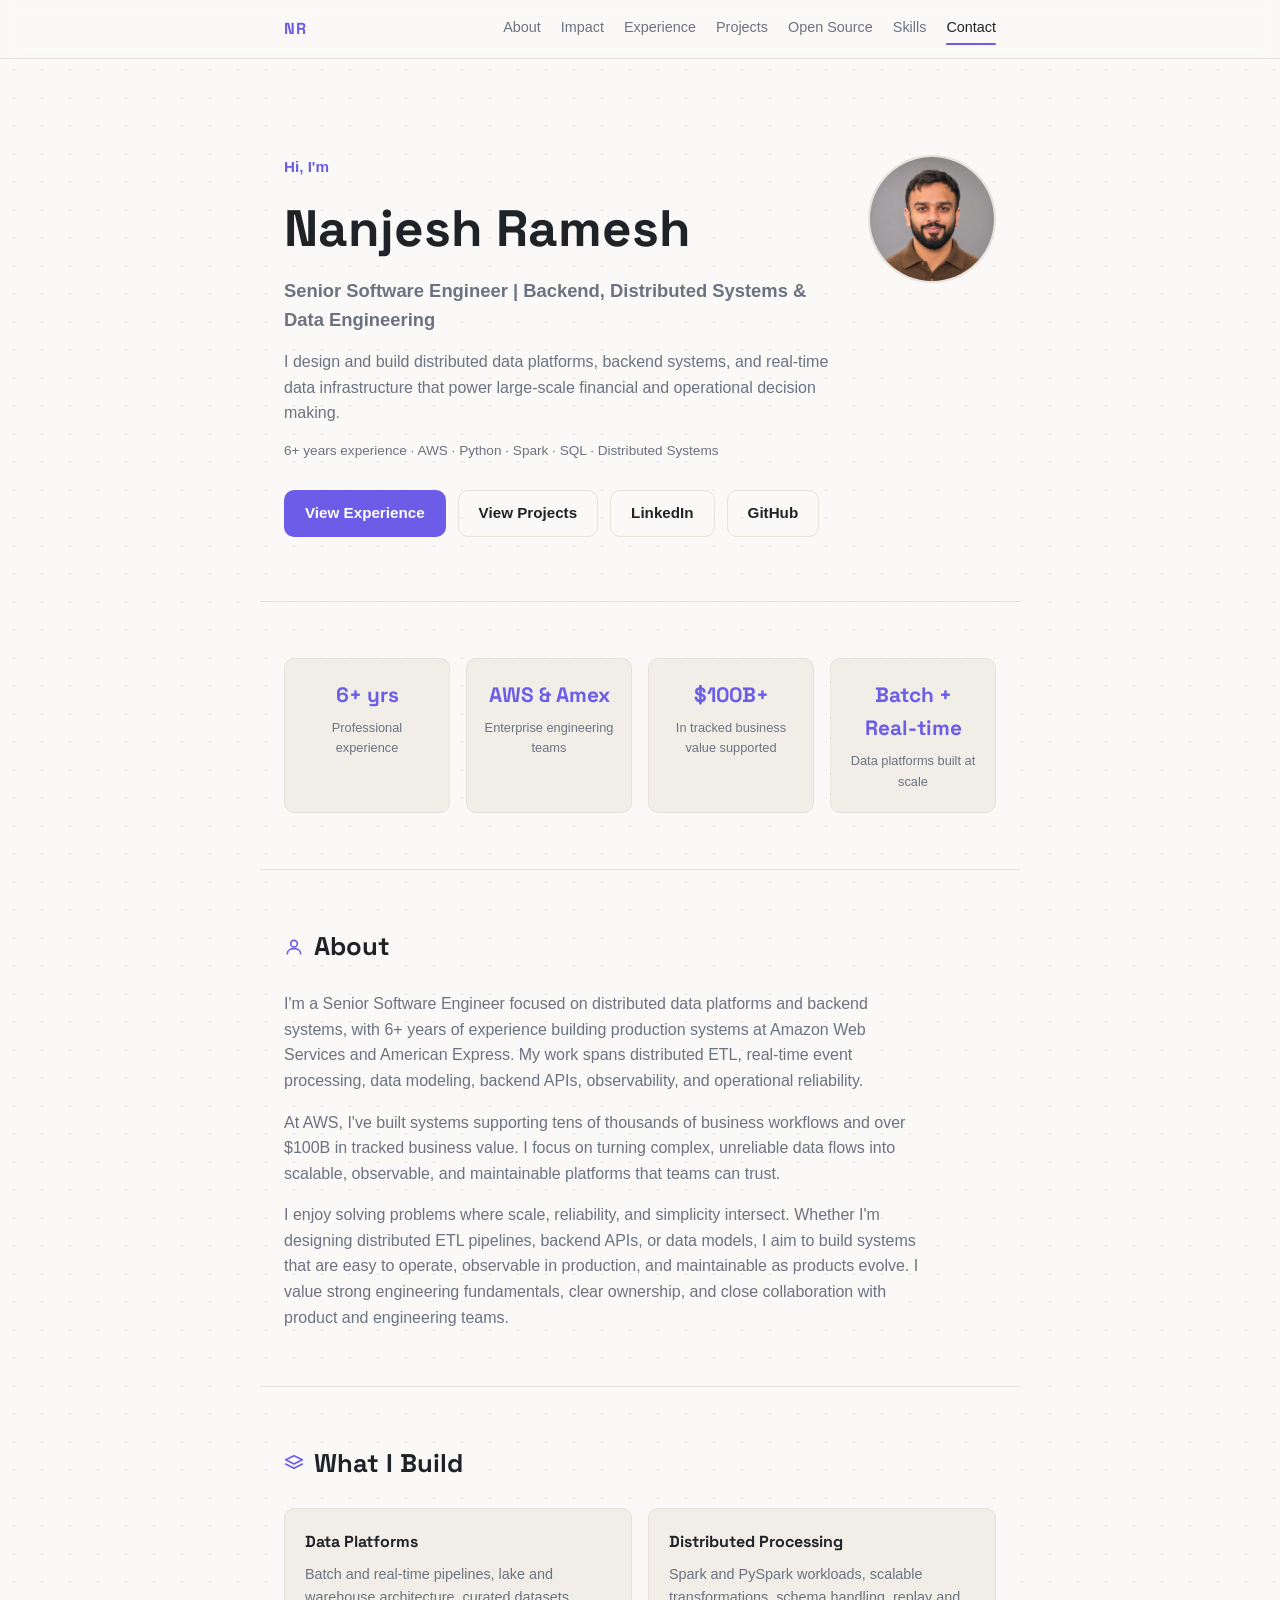
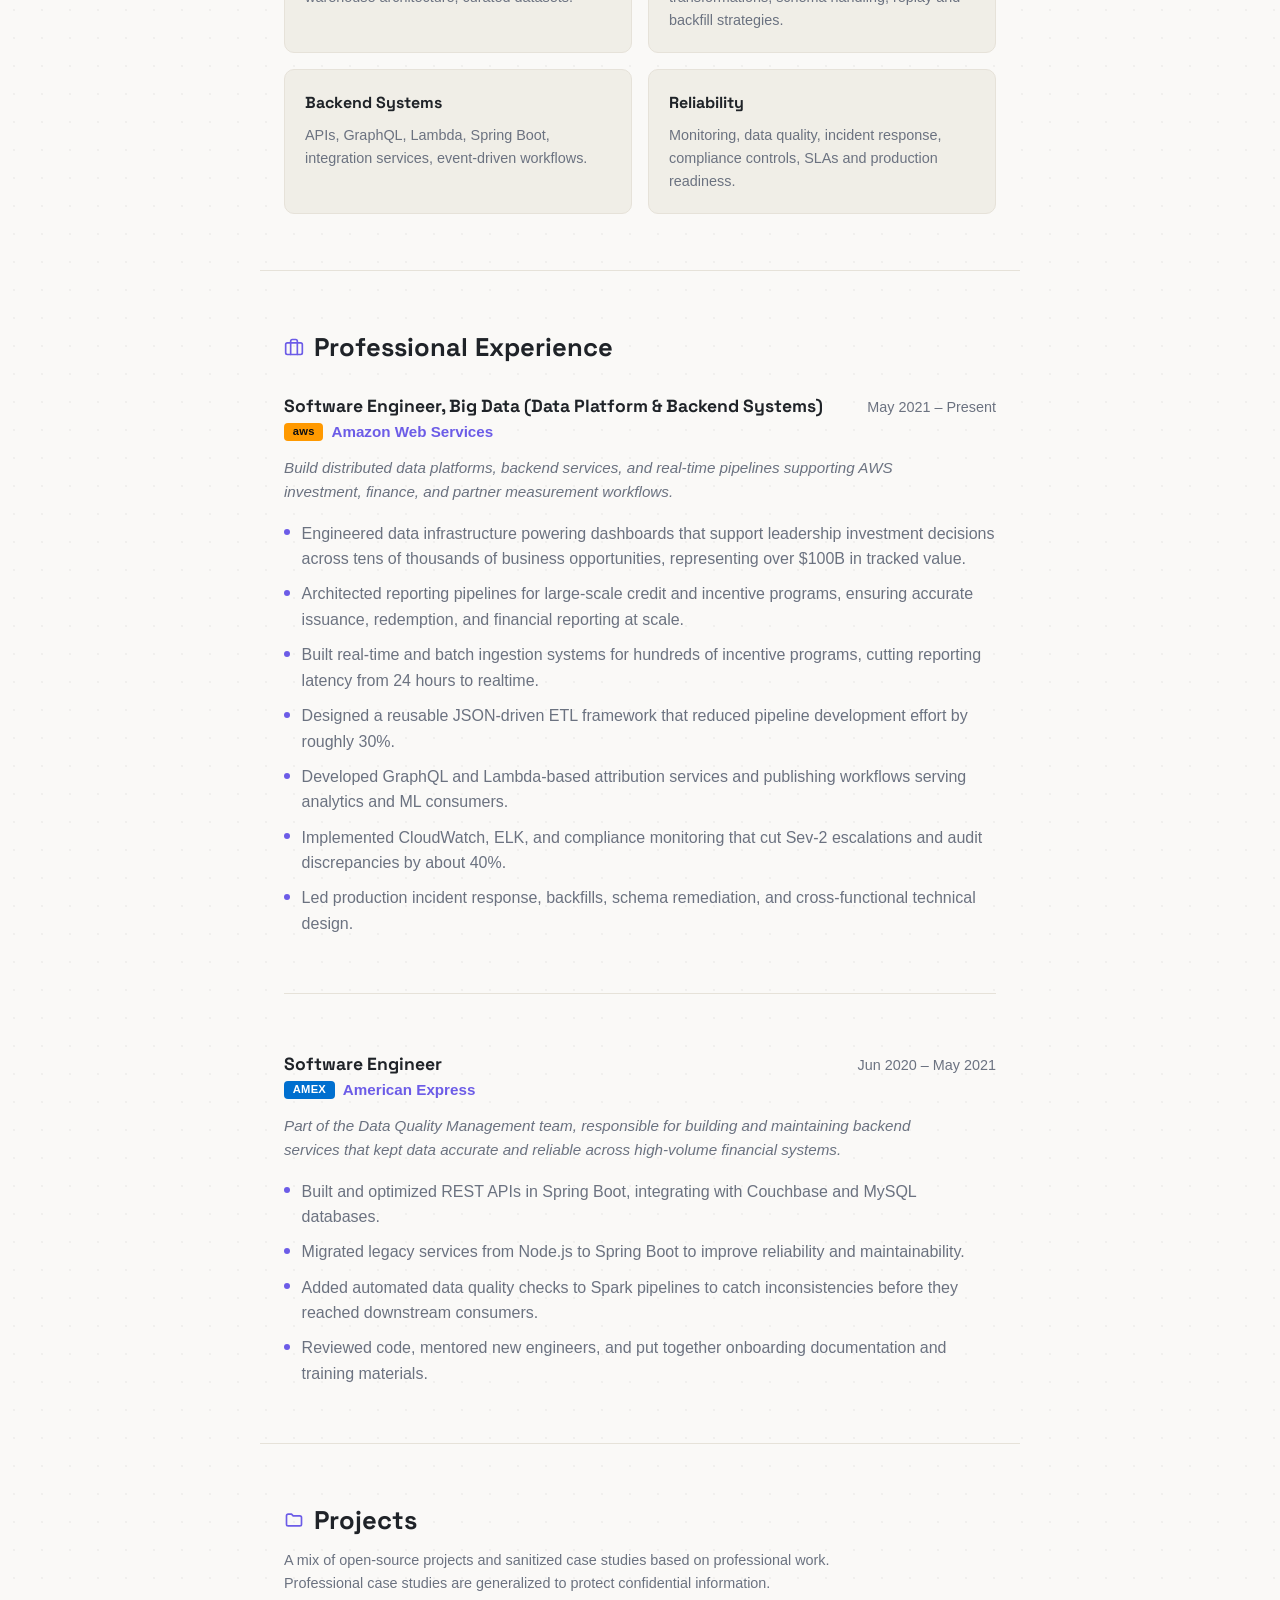
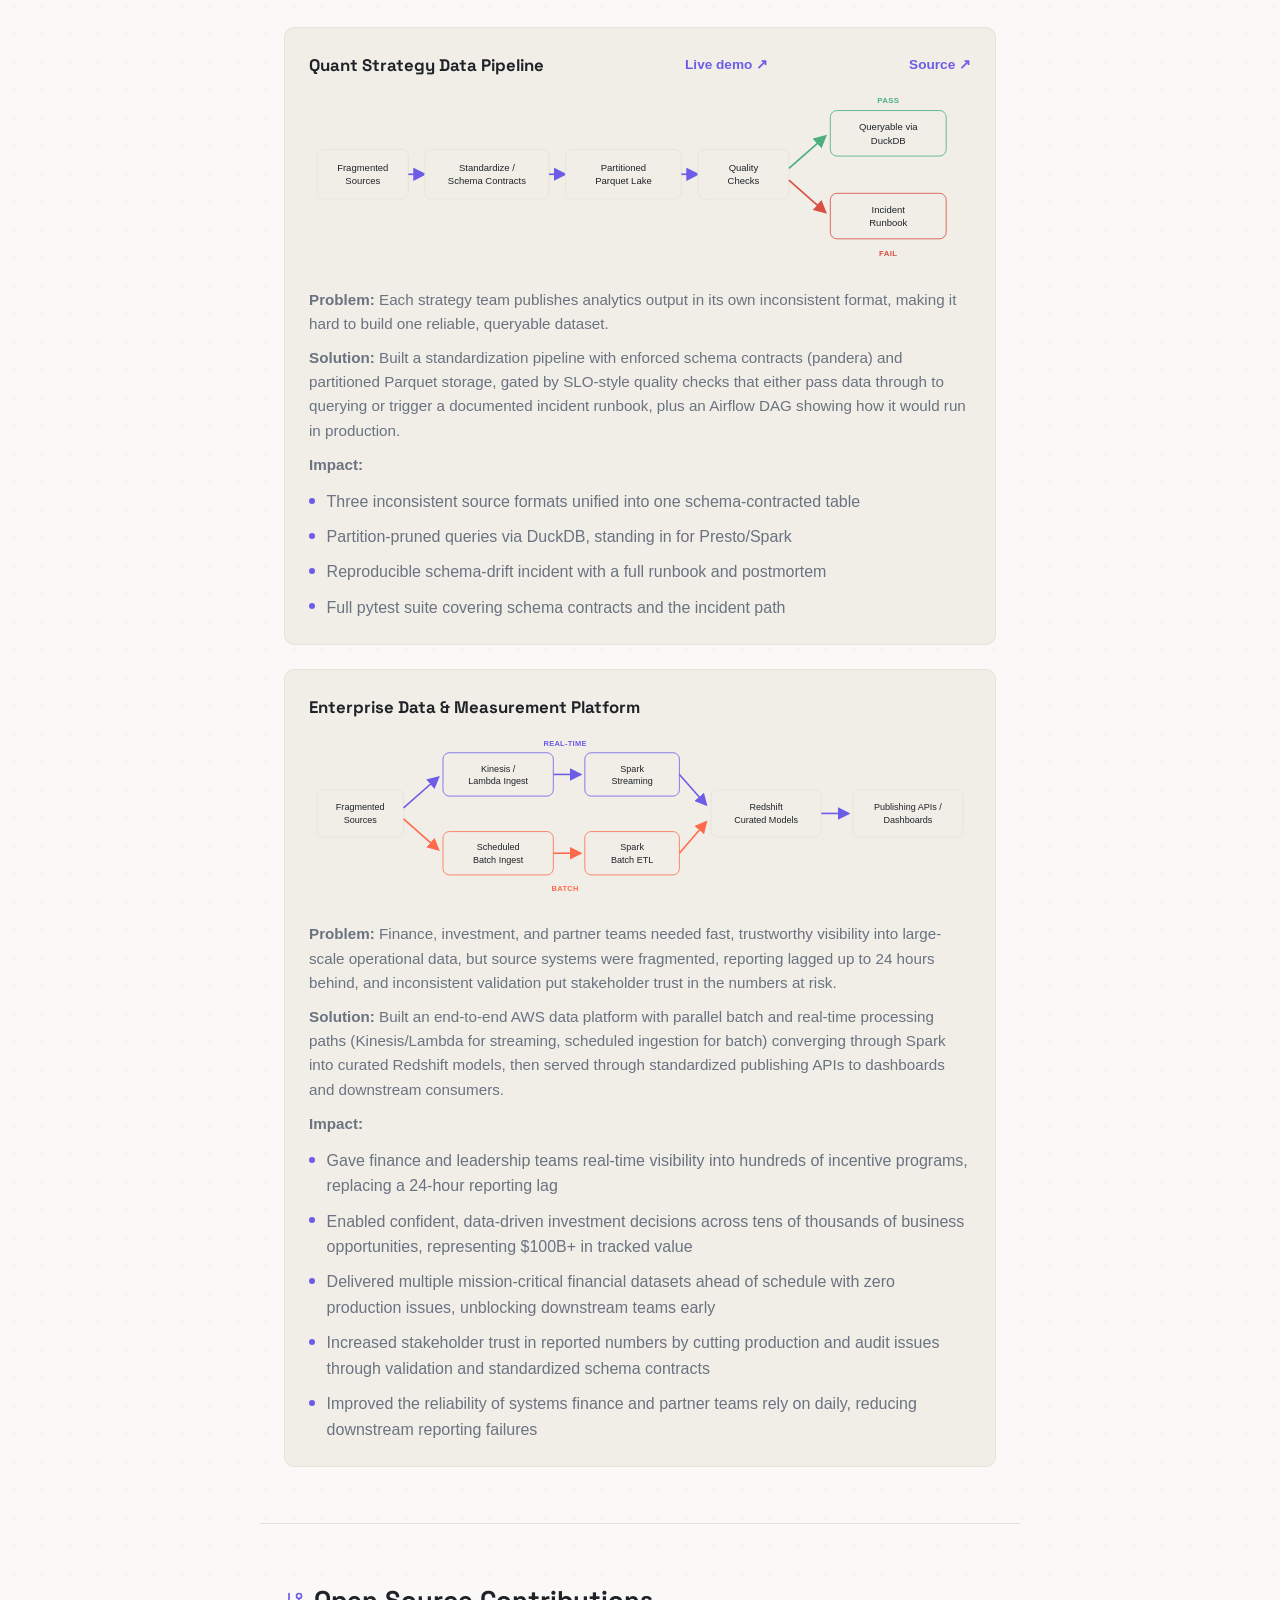
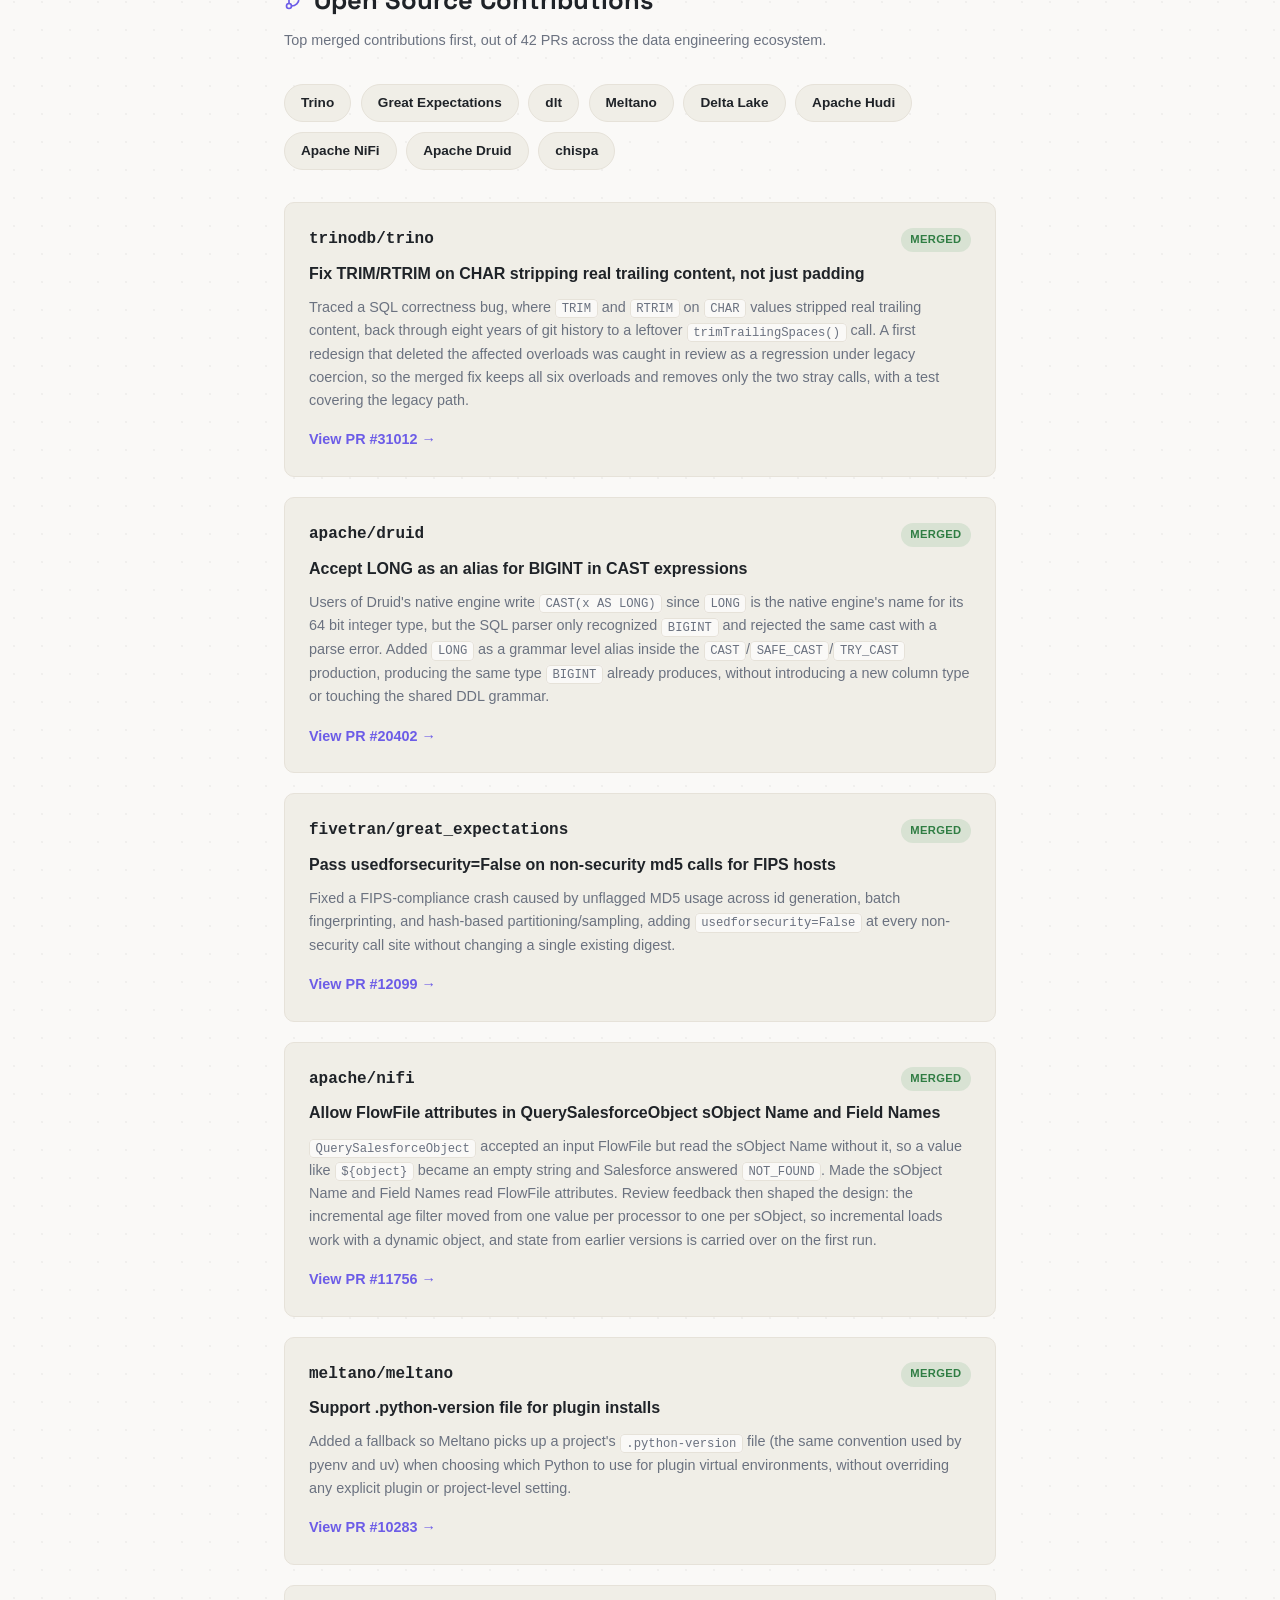
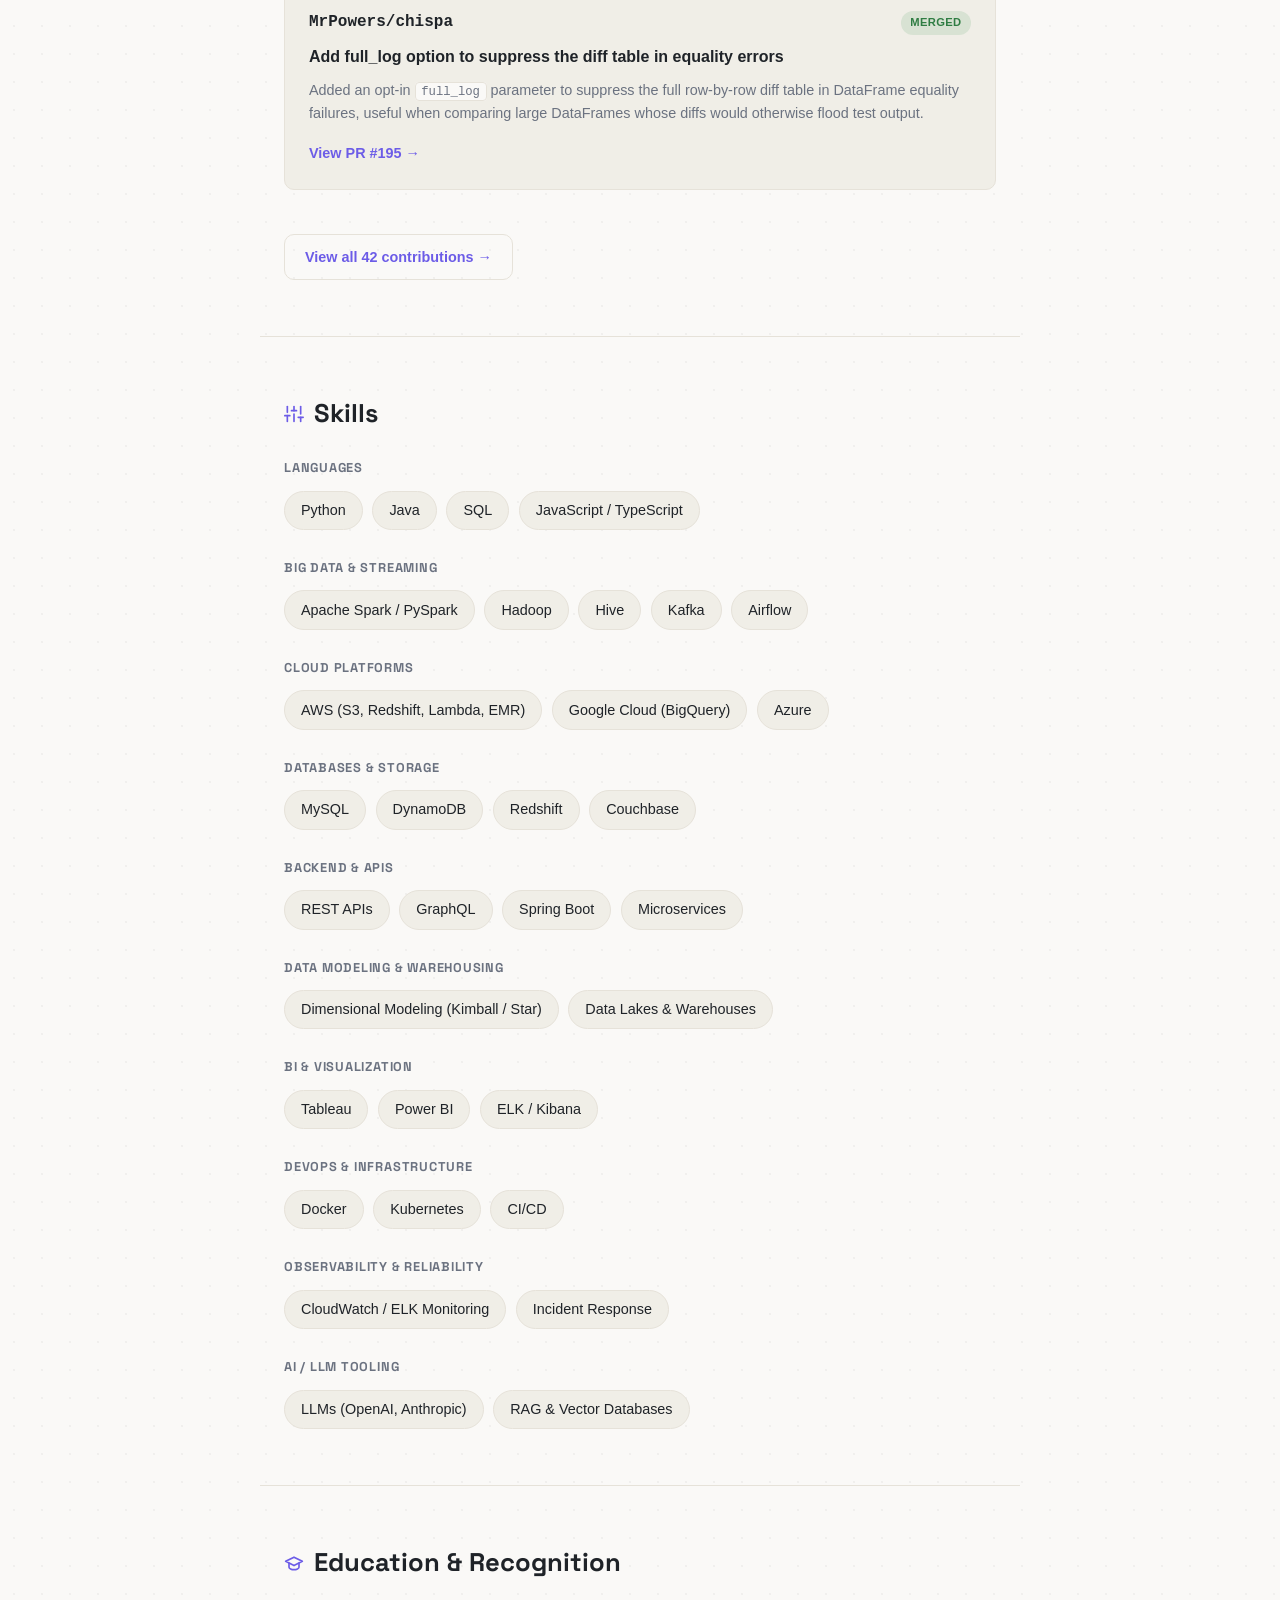
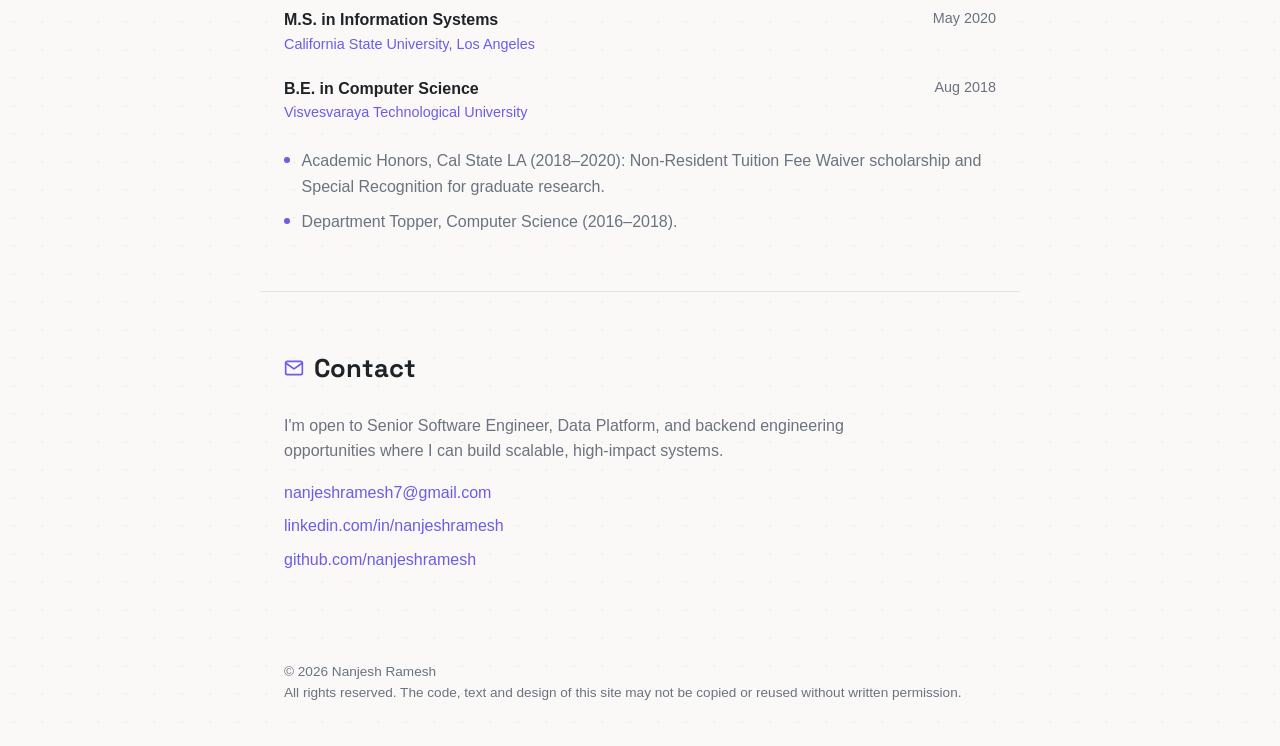
<file: index.html>
<!DOCTYPE html>
<html lang="en">
<head>
  <meta charset="UTF-8">
  <meta name="viewport" content="width=device-width, initial-scale=1.0">
  <meta name="author" content="Nanjesh Ramesh">
  <meta name="copyright" content="Copyright Nanjesh Ramesh. All rights reserved.">
  <meta name="description" content="Nanjesh Ramesh is a Senior Software Engineer with 6+ years building distributed data platforms and backend systems at AWS and American Express.">
  <meta property="og:type" content="website">
  <meta property="og:title" content="Nanjesh Ramesh, Senior Software Engineer">
  <meta property="og:description" content="Senior Software Engineer with 6+ years building distributed data platforms and backend systems at AWS and American Express.">
  <meta property="og:image" content="https://nanjeshramesh.github.io/headshot.jpg">
  <meta property="og:url" content="https://nanjeshramesh.github.io/">
  <meta name="twitter:card" content="summary">
  <meta name="twitter:title" content="Nanjesh Ramesh, Senior Software Engineer">
  <meta name="twitter:description" content="Senior Software Engineer with 6+ years building distributed data platforms and backend systems at AWS and American Express.">
  <meta name="twitter:image" content="https://nanjeshramesh.github.io/headshot.jpg">
  <title>Nanjesh Ramesh, Senior Software Engineer | Backend, Distributed Systems &amp; Data Engineering</title>
  <link rel="icon" href="favicon.ico" sizes="any">
  <link rel="icon" type="image/png" sizes="32x32" href="favicon-32.png">
  <link rel="apple-touch-icon" href="apple-touch-icon.png">
  <link rel="preconnect" href="https://fonts.googleapis.com">
  <link rel="preconnect" href="https://fonts.gstatic.com" crossorigin>
  <link href="https://fonts.googleapis.com/css2?family=Space+Grotesk:wght@500;600;700&display=swap" rel="stylesheet">
  <link rel="stylesheet" href="style.css?v=7">
</head>
<body>
  <header class="nav">
    <div class="nav-inner">
      <a href="#top" class="logo">NR</a>
      <nav class="nav-links">
        <a href="#about" data-nav="about">About</a>
        <a href="#impact" data-nav="impact">Impact</a>
        <a href="#experience" data-nav="experience">Experience</a>
        <a href="#projects" data-nav="projects">Projects</a>
        <a href="#opensource" data-nav="opensource">Open Source</a>
        <a href="#skills" data-nav="skills">Skills</a>
        <a href="#contact" data-nav="contact">Contact</a>
      </nav>
    </div>
  </header>

  <main>
    <section id="top" class="hero">
      <div class="hero-grid">
        <div class="hero-text">
          <p class="eyebrow">Hi, I'm</p>
          <h1>Nanjesh Ramesh</h1>
          <p class="title">Senior Software Engineer | Backend, Distributed Systems &amp; Data Engineering</p>
          <p class="hero-support">
            I design and build distributed data platforms, backend systems, and real-time data
            infrastructure that power large-scale financial and operational decision making.
          </p>
          <p class="hero-tags">6+ years experience · AWS · Python · Spark · SQL · Distributed Systems</p>
          <div class="hero-links">
            <a href="#experience" class="btn btn-primary">View Experience</a>
            <a href="#projects" class="btn btn-secondary">View Projects</a>
            <a href="https://www.linkedin.com/in/nanjeshramesh/" target="_blank" rel="noopener" class="btn btn-secondary">LinkedIn</a>
            <a href="https://github.com/nanjeshramesh" target="_blank" rel="noopener" class="btn btn-secondary">GitHub</a>
          </div>
        </div>
        <img src="headshot.jpg?v=2" alt="Nanjesh Ramesh" class="hero-photo">
      </div>
    </section>

    <section id="impact" class="section">
      <div class="stats-grid">
        <div class="stat-card reveal">
          <p class="stat-value">6+ yrs</p>
          <p class="stat-label">Professional experience</p>
        </div>
        <div class="stat-card reveal">
          <p class="stat-value">AWS &amp; Amex</p>
          <p class="stat-label">Enterprise engineering teams</p>
        </div>
        <div class="stat-card reveal">
          <p class="stat-value">$100B+</p>
          <p class="stat-label">In tracked business value supported</p>
        </div>
        <div class="stat-card reveal">
          <p class="stat-value">Batch + Real-time</p>
          <p class="stat-label">Data platforms built at scale</p>
        </div>
      </div>
    </section>

    <section id="about" class="section">
      <h2 class="section-title"><svg class="icon" viewBox="0 0 24 24" fill="none" stroke="currentColor" stroke-width="2" stroke-linecap="round" stroke-linejoin="round"><circle cx="12" cy="8" r="4"/><path d="M4 20c0-4 4-6 8-6s8 2 8 6"/></svg>About</h2>
      <p class="about-text reveal">
        I'm a Senior Software Engineer focused on distributed data platforms and backend
        systems, with 6+ years of experience building production systems at Amazon Web
        Services and American Express. My work spans distributed ETL, real-time event
        processing, data modeling, backend APIs, observability, and operational reliability.
      </p>
      <p class="about-text reveal">
        At AWS, I've built systems supporting tens of thousands of business workflows and
        over $100B in tracked business value. I focus on turning complex, unreliable data
        flows into scalable, observable, and maintainable platforms that teams can trust.
      </p>
      <p class="about-text reveal">
        I enjoy solving problems where scale, reliability, and simplicity intersect. Whether
        I'm designing distributed ETL pipelines, backend APIs, or data models, I aim to build
        systems that are easy to operate, observable in production, and maintainable as
        products evolve. I value strong engineering fundamentals, clear ownership, and close
        collaboration with product and engineering teams.
      </p>
    </section>

    <section id="build" class="section">
      <h2 class="section-title"><svg class="icon" viewBox="0 0 24 24" fill="none" stroke="currentColor" stroke-width="2" stroke-linecap="round" stroke-linejoin="round"><polygon points="12 2 2 7 12 12 22 7 12 2"/><polyline points="2 12 12 17 22 12"/></svg>What I Build</h2>
      <div class="build-grid">
        <div class="build-card reveal">
          <h3 class="build-title">Data Platforms</h3>
          <p class="build-desc">Batch and real-time pipelines, lake and warehouse architecture, curated datasets.</p>
        </div>
        <div class="build-card reveal">
          <h3 class="build-title">Distributed Processing</h3>
          <p class="build-desc">Spark and PySpark workloads, scalable transformations, schema handling, replay and backfill strategies.</p>
        </div>
        <div class="build-card reveal">
          <h3 class="build-title">Backend Systems</h3>
          <p class="build-desc">APIs, GraphQL, Lambda, Spring Boot, integration services, event-driven workflows.</p>
        </div>
        <div class="build-card reveal">
          <h3 class="build-title">Reliability</h3>
          <p class="build-desc">Monitoring, data quality, incident response, compliance controls, SLAs and production readiness.</p>
        </div>
      </div>
    </section>

    <section id="experience" class="section">
      <h2 class="section-title"><svg class="icon" viewBox="0 0 24 24" fill="none" stroke="currentColor" stroke-width="2" stroke-linecap="round" stroke-linejoin="round"><rect x="2" y="7" width="20" height="14" rx="2"/><path d="M16 21V5a2 2 0 0 0-2-2h-4a2 2 0 0 0-2 2v16"/></svg>Professional Experience</h2>

      <div class="job reveal">
        <div class="job-header">
          <div>
            <h3 class="job-role">Software Engineer, Big Data (Data Platform &amp; Backend Systems)</h3>
            <p class="job-company"><span class="company-badge company-badge--aws">aws</span> Amazon Web Services</p>
          </div>
          <p class="job-dates">May 2021 – Present</p>
        </div>
        <p class="job-summary">
          Build distributed data platforms, backend services, and real-time pipelines
          supporting AWS investment, finance, and partner measurement workflows.
        </p>
        <ul class="job-list">
          <li>Engineered data infrastructure powering dashboards that support leadership investment decisions across tens of thousands of business opportunities, representing over $100B in tracked value.</li>
          <li>Architected reporting pipelines for large-scale credit and incentive programs, ensuring accurate issuance, redemption, and financial reporting at scale.</li>
          <li>Built real-time and batch ingestion systems for hundreds of incentive programs, cutting reporting latency from 24 hours to realtime.</li>
          <li>Designed a reusable JSON-driven ETL framework that reduced pipeline development effort by roughly 30%.</li>
          <li>Developed GraphQL and Lambda-based attribution services and publishing workflows serving analytics and ML consumers.</li>
          <li>Implemented CloudWatch, ELK, and compliance monitoring that cut Sev-2 escalations and audit discrepancies by about 40%.</li>
          <li>Led production incident response, backfills, schema remediation, and cross-functional technical design.</li>
        </ul>
      </div>

      <div class="job reveal">
        <div class="job-header">
          <div>
            <h3 class="job-role">Software Engineer</h3>
            <p class="job-company"><span class="company-badge company-badge--amex">amex</span> American Express</p>
          </div>
          <p class="job-dates">Jun 2020 – May 2021</p>
        </div>
        <p class="job-summary">
          Part of the Data Quality Management team, responsible for building and maintaining
          backend services that kept data accurate and reliable across high-volume financial
          systems.
        </p>
        <ul class="job-list">
          <li>Built and optimized REST APIs in Spring Boot, integrating with Couchbase and MySQL databases.</li>
          <li>Migrated legacy services from Node.js to Spring Boot to improve reliability and maintainability.</li>
          <li>Added automated data quality checks to Spark pipelines to catch inconsistencies before they reached downstream consumers.</li>
          <li>Reviewed code, mentored new engineers, and put together onboarding documentation and training materials.</li>
        </ul>
      </div>
    </section>

    <section id="projects" class="section">
      <h2 class="section-title"><svg class="icon" viewBox="0 0 24 24" fill="none" stroke="currentColor" stroke-width="2" stroke-linecap="round" stroke-linejoin="round"><path d="M3 7a2 2 0 0 1 2-2h4l2 2h8a2 2 0 0 1 2 2v8a2 2 0 0 1-2 2H5a2 2 0 0 1-2-2V7Z"/></svg>Projects</h2>
      <p class="section-subtitle">A mix of open-source projects and sanitized case studies based on professional work. Professional case studies are generalized to protect confidential information.</p>

      <div class="project-card reveal">
        <div class="project-header">
          <h3 class="project-title">Quant Strategy Data Pipeline</h3>
          <a href="/projects/quant-strategy-data-pipeline/" class="project-link">Live demo ↗</a> <a href="https://github.com/nanjeshramesh/quant-strategy-data-pipeline" target="_blank" rel="noopener" class="project-link">Source ↗</a>
        </div>
        <svg viewBox="0 0 800 200" class="arch-diagram" role="img" aria-label="Architecture: Fragmented Sources to Standardize and Schema Contracts to Partitioned Parquet Lake to Quality Checks, which then branch into a pass path serving queryable data and a fail path triggering an incident runbook">
          <defs>
            <marker id="arrow0" markerWidth="8" markerHeight="8" refX="6" refY="4" orient="auto">
              <path d="M0,0 L8,4 L0,8 Z" fill="var(--accent)"/>
            </marker>
            <marker id="arrow0-pass" markerWidth="8" markerHeight="8" refX="6" refY="4" orient="auto">
              <path d="M0,0 L8,4 L0,8 Z" fill="#4caf7d"/>
            </marker>
            <marker id="arrow0-fail" markerWidth="8" markerHeight="8" refX="6" refY="4" orient="auto">
              <path d="M0,0 L8,4 L0,8 Z" fill="#d94f45"/>
            </marker>
          </defs>
          <g font-family="inherit" font-size="11.5" fill="var(--text)">
            <text x="700" y="11" text-anchor="middle" font-size="9.5" font-weight="700" letter-spacing="0.04em" fill="#4caf7d">PASS</text>
            <text x="700" y="196" text-anchor="middle" font-size="9.5" font-weight="700" letter-spacing="0.04em" fill="#d94f45">FAIL</text>

            <rect x="10" y="67" width="110" height="60" rx="8" fill="var(--bg-alt)" stroke="var(--border)"/>
            <text x="65" y="93" text-anchor="middle">Fragmented</text>
            <text x="65" y="109" text-anchor="middle">Sources</text>

            <line x1="120" y1="97" x2="138" y2="97" stroke="var(--accent)" stroke-width="2" marker-end="url(#arrow0)"/>

            <rect x="140" y="67" width="150" height="60" rx="8" fill="var(--bg-alt)" stroke="var(--border)"/>
            <text x="215" y="93" text-anchor="middle">Standardize /</text>
            <text x="215" y="109" text-anchor="middle">Schema Contracts</text>

            <line x1="290" y1="97" x2="308" y2="97" stroke="var(--accent)" stroke-width="2" marker-end="url(#arrow0)"/>

            <rect x="310" y="67" width="140" height="60" rx="8" fill="var(--bg-alt)" stroke="var(--border)"/>
            <text x="380" y="93" text-anchor="middle">Partitioned</text>
            <text x="380" y="109" text-anchor="middle">Parquet Lake</text>

            <line x1="450" y1="97" x2="468" y2="97" stroke="var(--accent)" stroke-width="2" marker-end="url(#arrow0)"/>

            <rect x="470" y="67" width="110" height="60" rx="8" fill="var(--bg-alt)" stroke="var(--border)"/>
            <text x="525" y="93" text-anchor="middle">Quality</text>
            <text x="525" y="109" text-anchor="middle">Checks</text>

            <line x1="580" y1="90" x2="623" y2="52" stroke="#4caf7d" stroke-width="2" marker-end="url(#arrow0-pass)"/>
            <line x1="580" y1="104" x2="623" y2="142" stroke="#d94f45" stroke-width="2" marker-end="url(#arrow0-fail)"/>

            <rect x="630" y="20" width="140" height="55" rx="8" fill="var(--bg-alt)" stroke="#4caf7d"/>
            <text x="700" y="44" text-anchor="middle">Queryable via</text>
            <text x="700" y="60" text-anchor="middle">DuckDB</text>

            <rect x="630" y="120" width="140" height="55" rx="8" fill="var(--bg-alt)" stroke="#d94f45"/>
            <text x="700" y="144" text-anchor="middle">Incident</text>
            <text x="700" y="160" text-anchor="middle">Runbook</text>
          </g>
        </svg>
        <div class="project-body">
          <p><strong>Problem:</strong> Each strategy team publishes analytics output in its own inconsistent format, making it hard to build one reliable, queryable dataset.</p>
          <p><strong>Solution:</strong> Built a standardization pipeline with enforced schema contracts (pandera) and partitioned Parquet storage, gated by SLO-style quality checks that either pass data through to querying or trigger a documented incident runbook, plus an Airflow DAG showing how it would run in production.</p>
          <p><strong>Impact:</strong></p>
          <ul class="job-list">
            <li>Three inconsistent source formats unified into one schema-contracted table</li>
            <li>Partition-pruned queries via DuckDB, standing in for Presto/Spark</li>
            <li>Reproducible schema-drift incident with a full runbook and postmortem</li>
            <li>Full pytest suite covering schema contracts and the incident path</li>
          </ul>
        </div>
      </div>


      <div class="project-card reveal">
        <h3 class="project-title">Enterprise Data &amp; Measurement Platform</h3>
        <svg viewBox="0 0 840 200" class="arch-diagram" role="img" aria-label="Architecture: Fragmented Sources split into a real-time path (Kinesis/Lambda, Spark Streaming) and a batch path (scheduled ingest, Spark Batch ETL), both converging into Redshift Curated Models and then Publishing APIs and Dashboards">
          <defs>
            <marker id="arrow-main" markerWidth="8" markerHeight="8" refX="6" refY="4" orient="auto">
              <path d="M0,0 L8,4 L0,8 Z" fill="var(--accent)"/>
            </marker>
            <marker id="arrow-batch" markerWidth="8" markerHeight="8" refX="6" refY="4" orient="auto">
              <path d="M0,0 L8,4 L0,8 Z" fill="#ff6b4a"/>
            </marker>
          </defs>
          <g font-family="inherit" font-size="11.5" fill="var(--text)">
            <text x="325" y="11" text-anchor="middle" font-size="9.5" font-weight="700" letter-spacing="0.04em" fill="var(--accent)">REAL-TIME</text>
            <text x="325" y="196" text-anchor="middle" font-size="9.5" font-weight="700" letter-spacing="0.04em" fill="#ff6b4a">BATCH</text>

            <rect x="10" y="67" width="110" height="60" rx="8" fill="var(--bg-alt)" stroke="var(--border)"/>
            <text x="65" y="93" text-anchor="middle">Fragmented</text>
            <text x="65" y="109" text-anchor="middle">Sources</text>

            <line x1="120" y1="90" x2="163" y2="52" stroke="var(--accent)" stroke-width="2" marker-end="url(#arrow-main)"/>
            <line x1="120" y1="104" x2="163" y2="142" stroke="#ff6b4a" stroke-width="2" marker-end="url(#arrow-batch)"/>

            <rect x="170" y="20" width="140" height="55" rx="8" fill="var(--bg-alt)" stroke="var(--accent)"/>
            <text x="240" y="44" text-anchor="middle">Kinesis /</text>
            <text x="240" y="60" text-anchor="middle">Lambda Ingest</text>

            <rect x="170" y="120" width="140" height="55" rx="8" fill="var(--bg-alt)" stroke="#ff6b4a"/>
            <text x="240" y="144" text-anchor="middle">Scheduled</text>
            <text x="240" y="160" text-anchor="middle">Batch Ingest</text>

            <line x1="310" y1="47.5" x2="343" y2="47.5" stroke="var(--accent)" stroke-width="2" marker-end="url(#arrow-main)"/>
            <line x1="310" y1="147.5" x2="343" y2="147.5" stroke="#ff6b4a" stroke-width="2" marker-end="url(#arrow-batch)"/>

            <rect x="350" y="20" width="120" height="55" rx="8" fill="var(--bg-alt)" stroke="var(--accent)"/>
            <text x="410" y="44" text-anchor="middle">Spark</text>
            <text x="410" y="60" text-anchor="middle">Streaming</text>

            <rect x="350" y="120" width="120" height="55" rx="8" fill="var(--bg-alt)" stroke="#ff6b4a"/>
            <text x="410" y="144" text-anchor="middle">Spark</text>
            <text x="410" y="160" text-anchor="middle">Batch ETL</text>

            <line x1="470" y1="47.5" x2="503" y2="85" stroke="var(--accent)" stroke-width="2" marker-end="url(#arrow-main)"/>
            <line x1="470" y1="147.5" x2="503" y2="109" stroke="#ff6b4a" stroke-width="2" marker-end="url(#arrow-batch)"/>

            <rect x="510" y="67" width="140" height="60" rx="8" fill="var(--bg-alt)" stroke="var(--border)"/>
            <text x="580" y="93" text-anchor="middle">Redshift</text>
            <text x="580" y="109" text-anchor="middle">Curated Models</text>

            <line x1="650" y1="97" x2="683" y2="97" stroke="var(--accent)" stroke-width="2" marker-end="url(#arrow-main)"/>

            <rect x="690" y="67" width="140" height="60" rx="8" fill="var(--bg-alt)" stroke="var(--border)"/>
            <text x="760" y="93" text-anchor="middle">Publishing APIs /</text>
            <text x="760" y="109" text-anchor="middle">Dashboards</text>
          </g>
        </svg>
        <div class="project-body">
          <p><strong>Problem:</strong> Finance, investment, and partner teams needed fast, trustworthy visibility into large-scale operational data, but source systems were fragmented, reporting lagged up to 24 hours behind, and inconsistent validation put stakeholder trust in the numbers at risk.</p>
          <p><strong>Solution:</strong> Built an end-to-end AWS data platform with parallel batch and real-time processing paths (Kinesis/Lambda for streaming, scheduled ingestion for batch) converging through Spark into curated Redshift models, then served through standardized publishing APIs to dashboards and downstream consumers.</p>
          <p><strong>Impact:</strong></p>
          <ul class="job-list">
            <li>Gave finance and leadership teams real-time visibility into hundreds of incentive programs, replacing a 24-hour reporting lag</li>
            <li>Enabled confident, data-driven investment decisions across tens of thousands of business opportunities, representing $100B+ in tracked value</li>
            <li>Delivered multiple mission-critical financial datasets ahead of schedule with zero production issues, unblocking downstream teams early</li>
            <li>Increased stakeholder trust in reported numbers by cutting production and audit issues through validation and standardized schema contracts</li>
            <li>Improved the reliability of systems finance and partner teams rely on daily, reducing downstream reporting failures</li>
          </ul>
        </div>
      </div>
    </section>

    <section id="opensource" class="section">
      <h2 class="section-title"><svg class="icon" viewBox="0 0 24 24" fill="none" stroke="currentColor" stroke-width="2" stroke-linecap="round" stroke-linejoin="round"><line x1="6" y1="3" x2="6" y2="15"/><circle cx="18" cy="6" r="3"/><circle cx="6" cy="18" r="3"/><path d="M18 9a9 9 0 0 1-9 9"/></svg>Open Source Contributions</h2>
      <p class="section-subtitle">Top merged contributions first, out of 42 PRs across the data engineering ecosystem.</p>
      <ul class="oss-communities">
        <li><a href="https://github.com/trinodb/trino" target="_blank" rel="noopener">Trino</a></li>
        <li><a href="https://github.com/fivetran/great_expectations" target="_blank" rel="noopener">Great Expectations</a></li>
        <li><a href="https://github.com/dlt-hub/dlt" target="_blank" rel="noopener">dlt</a></li>
        <li><a href="https://github.com/meltano/meltano" target="_blank" rel="noopener">Meltano</a></li>
        <li><a href="https://github.com/delta-io/delta" target="_blank" rel="noopener">Delta Lake</a></li>
        <li><a href="https://github.com/apache/hudi" target="_blank" rel="noopener">Apache Hudi</a></li>
        <li><a href="https://github.com/apache/nifi" target="_blank" rel="noopener">Apache NiFi</a></li>
        <li><a href="https://github.com/apache/druid" target="_blank" rel="noopener">Apache Druid</a></li>
        <li><a href="https://github.com/MrPowers/chispa" target="_blank" rel="noopener">chispa</a></li>
      </ul>

      <div class="oss-card reveal">
        <div class="oss-header">
          <h3 class="oss-title">trinodb/trino</h3>
          <span class="oss-status oss-status--merged">Merged</span>
        </div>
        <p class="oss-pr-title">Fix TRIM/RTRIM on CHAR stripping real trailing content, not just padding</p>
        <p class="oss-desc">
          Traced a SQL correctness bug, where <code>TRIM</code> and <code>RTRIM</code> on
          <code>CHAR</code> values stripped real trailing content, back through eight years of
          git history to a leftover <code>trimTrailingSpaces()</code> call. A first redesign that
          deleted the affected overloads was caught in review as a regression under legacy
          coercion, so the merged fix keeps all six overloads and removes only the two stray
          calls, with a test covering the legacy path.
        </p>
        <a href="https://github.com/trinodb/trino/pull/31012" target="_blank" rel="noopener" class="oss-link">View PR #31012 →</a>
      </div>

      <div class="oss-card reveal">
        <div class="oss-header">
          <h3 class="oss-title">apache/druid</h3>
          <span class="oss-status oss-status--merged">Merged</span>
        </div>
        <p class="oss-pr-title">Accept LONG as an alias for BIGINT in CAST expressions</p>
        <p class="oss-desc">
          Users of Druid's native engine write <code>CAST(x AS LONG)</code> since
          <code>LONG</code> is the native engine's name for its 64 bit integer type, but the SQL
          parser only recognized <code>BIGINT</code> and rejected the same cast with a parse
          error. Added <code>LONG</code> as a grammar level alias inside the
          <code>CAST</code>/<code>SAFE_CAST</code>/<code>TRY_CAST</code> production, producing
          the same type <code>BIGINT</code> already produces, without introducing a new column
          type or touching the shared DDL grammar.
        </p>
        <a href="https://github.com/apache/druid/pull/20402" target="_blank" rel="noopener" class="oss-link">View PR #20402 →</a>
      </div>

      <div class="oss-card reveal">
        <div class="oss-header">
          <h3 class="oss-title">fivetran/great_expectations</h3>
          <span class="oss-status oss-status--merged">Merged</span>
        </div>
        <p class="oss-pr-title">Pass usedforsecurity=False on non-security md5 calls for FIPS hosts</p>
        <p class="oss-desc">
          Fixed a FIPS-compliance crash caused by unflagged MD5 usage across id generation,
          batch fingerprinting, and hash-based partitioning/sampling, adding
          <code>usedforsecurity=False</code> at every non-security call site without changing a
          single existing digest.
        </p>
        <a href="https://github.com/fivetran/great_expectations/pull/12099" target="_blank" rel="noopener" class="oss-link">View PR #12099 →</a>
      </div>

      <div class="oss-card reveal">
        <div class="oss-header">
          <h3 class="oss-title">apache/nifi</h3>
          <span class="oss-status oss-status--merged">Merged</span>
        </div>
        <p class="oss-pr-title">Allow FlowFile attributes in QuerySalesforceObject sObject Name and Field Names</p>
        <p class="oss-desc">
          <code>QuerySalesforceObject</code> accepted an input FlowFile but read the sObject Name
          without it, so a value like <code>${object}</code> became an empty string and Salesforce
          answered <code>NOT_FOUND</code>. Made the sObject Name and Field Names read FlowFile
          attributes. Review feedback then shaped the design: the incremental age filter moved from
          one value per processor to one per sObject, so incremental loads work with a dynamic
          object, and state from earlier versions is carried over on the first run.
        </p>
        <a href="https://github.com/apache/nifi/pull/11756" target="_blank" rel="noopener" class="oss-link">View PR #11756 →</a>
      </div>

      <div class="oss-card reveal">
        <div class="oss-header">
          <h3 class="oss-title">meltano/meltano</h3>
          <span class="oss-status oss-status--merged">Merged</span>
        </div>
        <p class="oss-pr-title">Support .python-version file for plugin installs</p>
        <p class="oss-desc">
          Added a fallback so Meltano picks up a project's <code>.python-version</code> file
          (the same convention used by pyenv and uv) when choosing which Python to use for
          plugin virtual environments, without overriding any explicit plugin or project-level
          setting.
        </p>
        <a href="https://github.com/meltano/meltano/pull/10283" target="_blank" rel="noopener" class="oss-link">View PR #10283 →</a>
      </div>

      <div class="oss-card reveal">
        <div class="oss-header">
          <h3 class="oss-title">MrPowers/chispa</h3>
          <span class="oss-status oss-status--merged">Merged</span>
        </div>
        <p class="oss-pr-title">Add full_log option to suppress the diff table in equality errors</p>
        <p class="oss-desc">
          Added an opt-in <code>full_log</code> parameter to suppress the full row-by-row diff
          table in DataFrame equality failures, useful when comparing large DataFrames whose diffs
          would otherwise flood test output.
        </p>
        <a href="https://github.com/MrPowers/chispa/pull/195" target="_blank" rel="noopener" class="oss-link">View PR #195 →</a>
      </div>

      <a href="open-source/" class="oss-view-all reveal">View all 42 contributions →</a>
    </section>

    <section id="skills" class="section">
      <h2 class="section-title"><svg class="icon" viewBox="0 0 24 24" fill="none" stroke="currentColor" stroke-width="2" stroke-linecap="round" stroke-linejoin="round"><line x1="4" y1="21" x2="4" y2="14"/><line x1="4" y1="10" x2="4" y2="3"/><line x1="12" y1="21" x2="12" y2="12"/><line x1="12" y1="8" x2="12" y2="3"/><line x1="20" y1="21" x2="20" y2="16"/><line x1="20" y1="12" x2="20" y2="3"/><line x1="1" y1="14" x2="7" y2="14"/><line x1="9" y1="8" x2="15" y2="8"/><line x1="17" y1="16" x2="23" y2="16"/></svg>Skills</h2>

      <div class="skill-group">
        <h3 class="skill-category">Languages</h3>
        <ul class="skills-grid">
          <li>Python</li>
          <li>Java</li>
          <li>SQL</li>
          <li>JavaScript / TypeScript</li>
        </ul>
      </div>

      <div class="skill-group">
        <h3 class="skill-category">Big Data &amp; Streaming</h3>
        <ul class="skills-grid">
          <li>Apache Spark / PySpark</li>
          <li>Hadoop</li>
          <li>Hive</li>
          <li>Kafka</li>
          <li>Airflow</li>
        </ul>
      </div>

      <div class="skill-group">
        <h3 class="skill-category">Cloud Platforms</h3>
        <ul class="skills-grid">
          <li>AWS (S3, Redshift, Lambda, EMR)</li>
          <li>Google Cloud (BigQuery)</li>
          <li>Azure</li>
        </ul>
      </div>

      <div class="skill-group">
        <h3 class="skill-category">Databases &amp; Storage</h3>
        <ul class="skills-grid">
          <li>MySQL</li>
          <li>DynamoDB</li>
          <li>Redshift</li>
          <li>Couchbase</li>
        </ul>
      </div>

      <div class="skill-group">
        <h3 class="skill-category">Backend &amp; APIs</h3>
        <ul class="skills-grid">
          <li>REST APIs</li>
          <li>GraphQL</li>
          <li>Spring Boot</li>
          <li>Microservices</li>
        </ul>
      </div>

      <div class="skill-group">
        <h3 class="skill-category">Data Modeling &amp; Warehousing</h3>
        <ul class="skills-grid">
          <li>Dimensional Modeling (Kimball / Star)</li>
          <li>Data Lakes &amp; Warehouses</li>
        </ul>
      </div>

      <div class="skill-group">
        <h3 class="skill-category">BI &amp; Visualization</h3>
        <ul class="skills-grid">
          <li>Tableau</li>
          <li>Power BI</li>
          <li>ELK / Kibana</li>
        </ul>
      </div>

      <div class="skill-group">
        <h3 class="skill-category">DevOps &amp; Infrastructure</h3>
        <ul class="skills-grid">
          <li>Docker</li>
          <li>Kubernetes</li>
          <li>CI/CD</li>
        </ul>
      </div>

      <div class="skill-group">
        <h3 class="skill-category">Observability &amp; Reliability</h3>
        <ul class="skills-grid">
          <li>CloudWatch / ELK Monitoring</li>
          <li>Incident Response</li>
        </ul>
      </div>

      <div class="skill-group">
        <h3 class="skill-category">AI / LLM Tooling</h3>
        <ul class="skills-grid">
          <li>LLMs (OpenAI, Anthropic)</li>
          <li>RAG &amp; Vector Databases</li>
        </ul>
      </div>
    </section>

    <section id="education" class="section">
      <h2 class="section-title"><svg class="icon" viewBox="0 0 24 24" fill="none" stroke="currentColor" stroke-width="2" stroke-linecap="round" stroke-linejoin="round"><path d="M22 10 12 5 2 10l10 5 10-5Z"/><path d="M6 12v5c0 1.5 3 3 6 3s6-1.5 6-3v-5"/></svg>Education &amp; Recognition</h2>
      <div class="edu-item reveal">
        <div class="edu-header">
          <p class="edu-degree">M.S. in Information Systems</p>
          <p class="edu-dates">May 2020</p>
        </div>
        <p class="edu-school">California State University, Los Angeles</p>
      </div>
      <div class="edu-item reveal">
        <div class="edu-header">
          <p class="edu-degree">B.E. in Computer Science</p>
          <p class="edu-dates">Aug 2018</p>
        </div>
        <p class="edu-school">Visvesvaraya Technological University</p>
      </div>
      <ul class="job-list edu-honors">
        <li>Academic Honors, Cal State LA (2018–2020): Non-Resident Tuition Fee Waiver scholarship and Special Recognition for graduate research.</li>
        <li>Department Topper, Computer Science (2016–2018).</li>
      </ul>
    </section>

    <section id="contact" class="section">
      <h2 class="section-title"><svg class="icon" viewBox="0 0 24 24" fill="none" stroke="currentColor" stroke-width="2" stroke-linecap="round" stroke-linejoin="round"><rect x="2" y="4" width="20" height="16" rx="2"/><path d="m2 6 10 7 10-7"/></svg>Contact</h2>
      <p class="about-text reveal">
        I'm open to Senior Software Engineer, Data Platform, and backend engineering opportunities
        where I can build scalable, high-impact systems.
      </p>
      <div class="contact-links reveal">
        <a href="mailto:nanjeshramesh7@gmail.com">nanjeshramesh7@gmail.com</a>
        <a href="https://www.linkedin.com/in/nanjeshramesh/" target="_blank" rel="noopener">linkedin.com/in/nanjeshramesh</a>
        <a href="https://github.com/nanjeshramesh" target="_blank" rel="noopener">github.com/nanjeshramesh</a>
      </div>
    </section>
  </main>

  <footer class="footer">
    <p>&copy; <span id="year"></span> Nanjesh Ramesh</p>
    <p>All rights reserved. The code, text and design of this site may not be copied or reused without written permission.</p>
  </footer>

  <script src="script.js"></script>
</body>
</html>
</file>
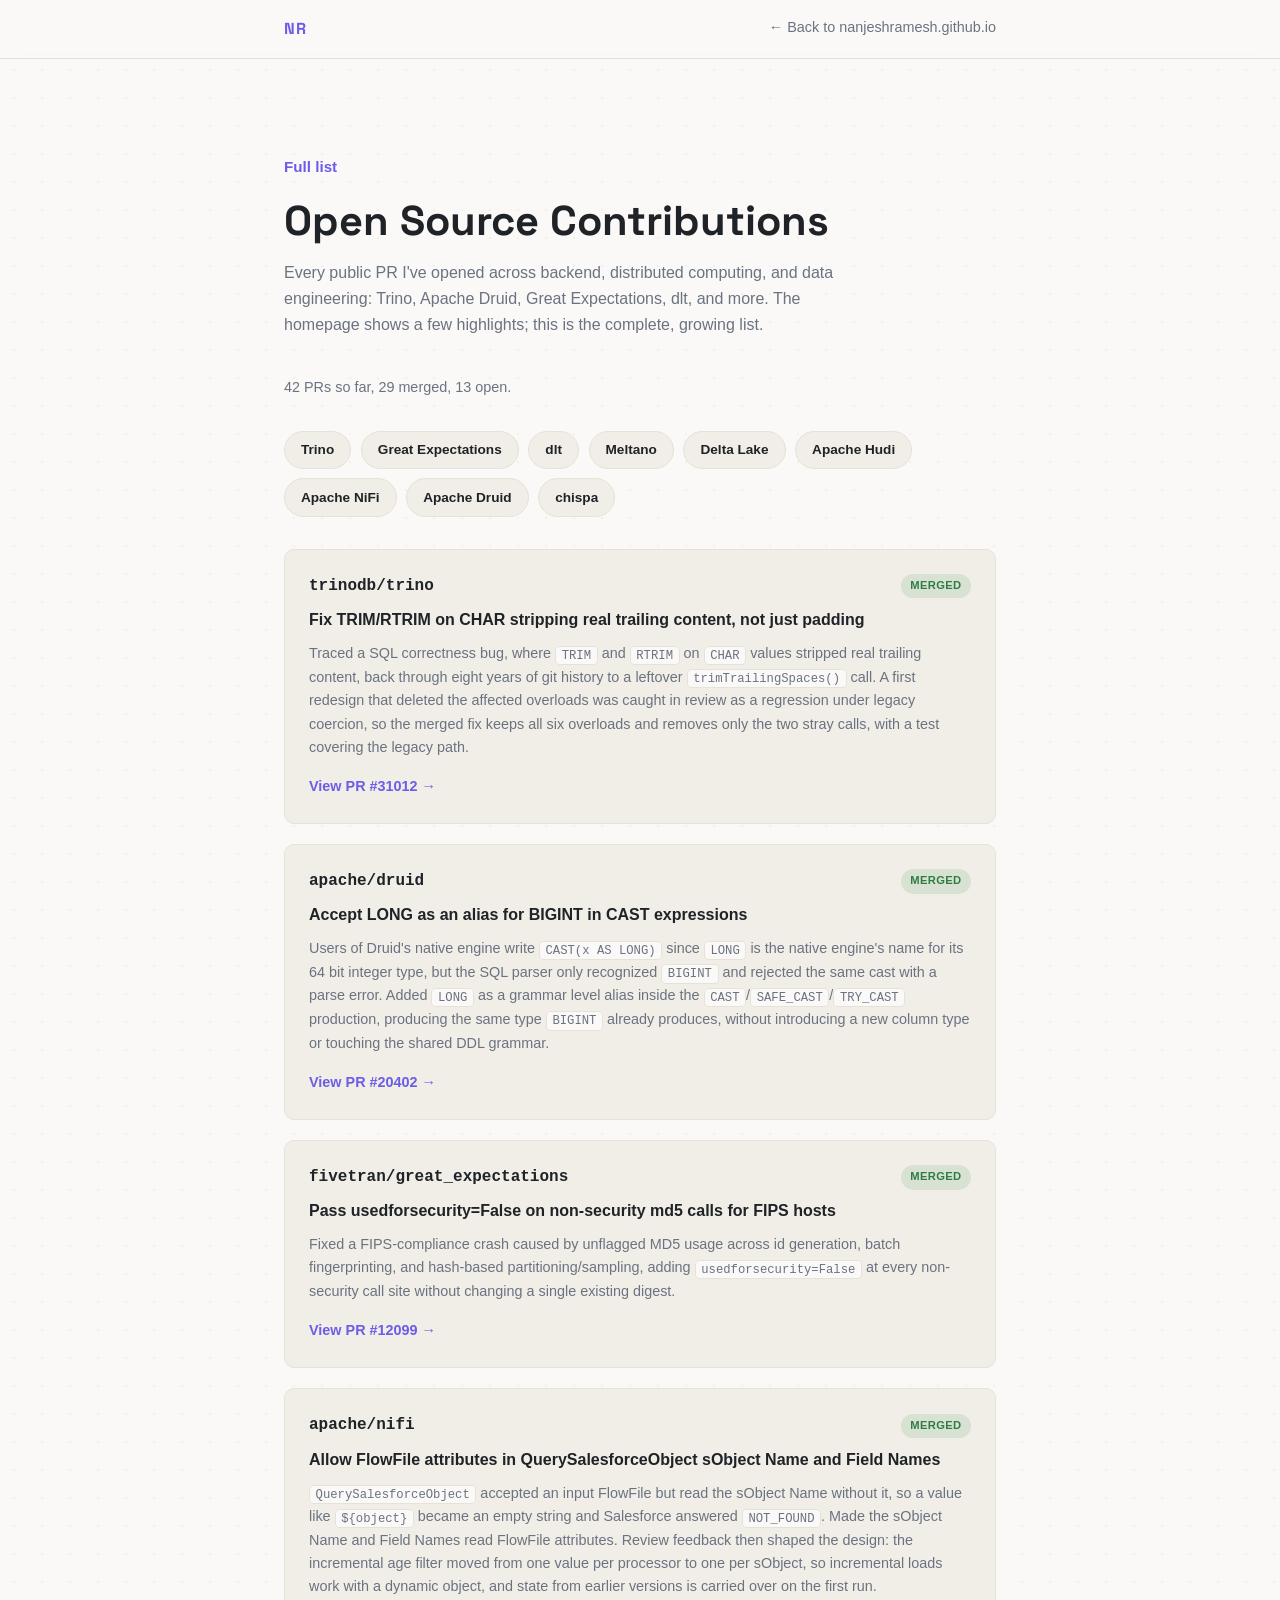
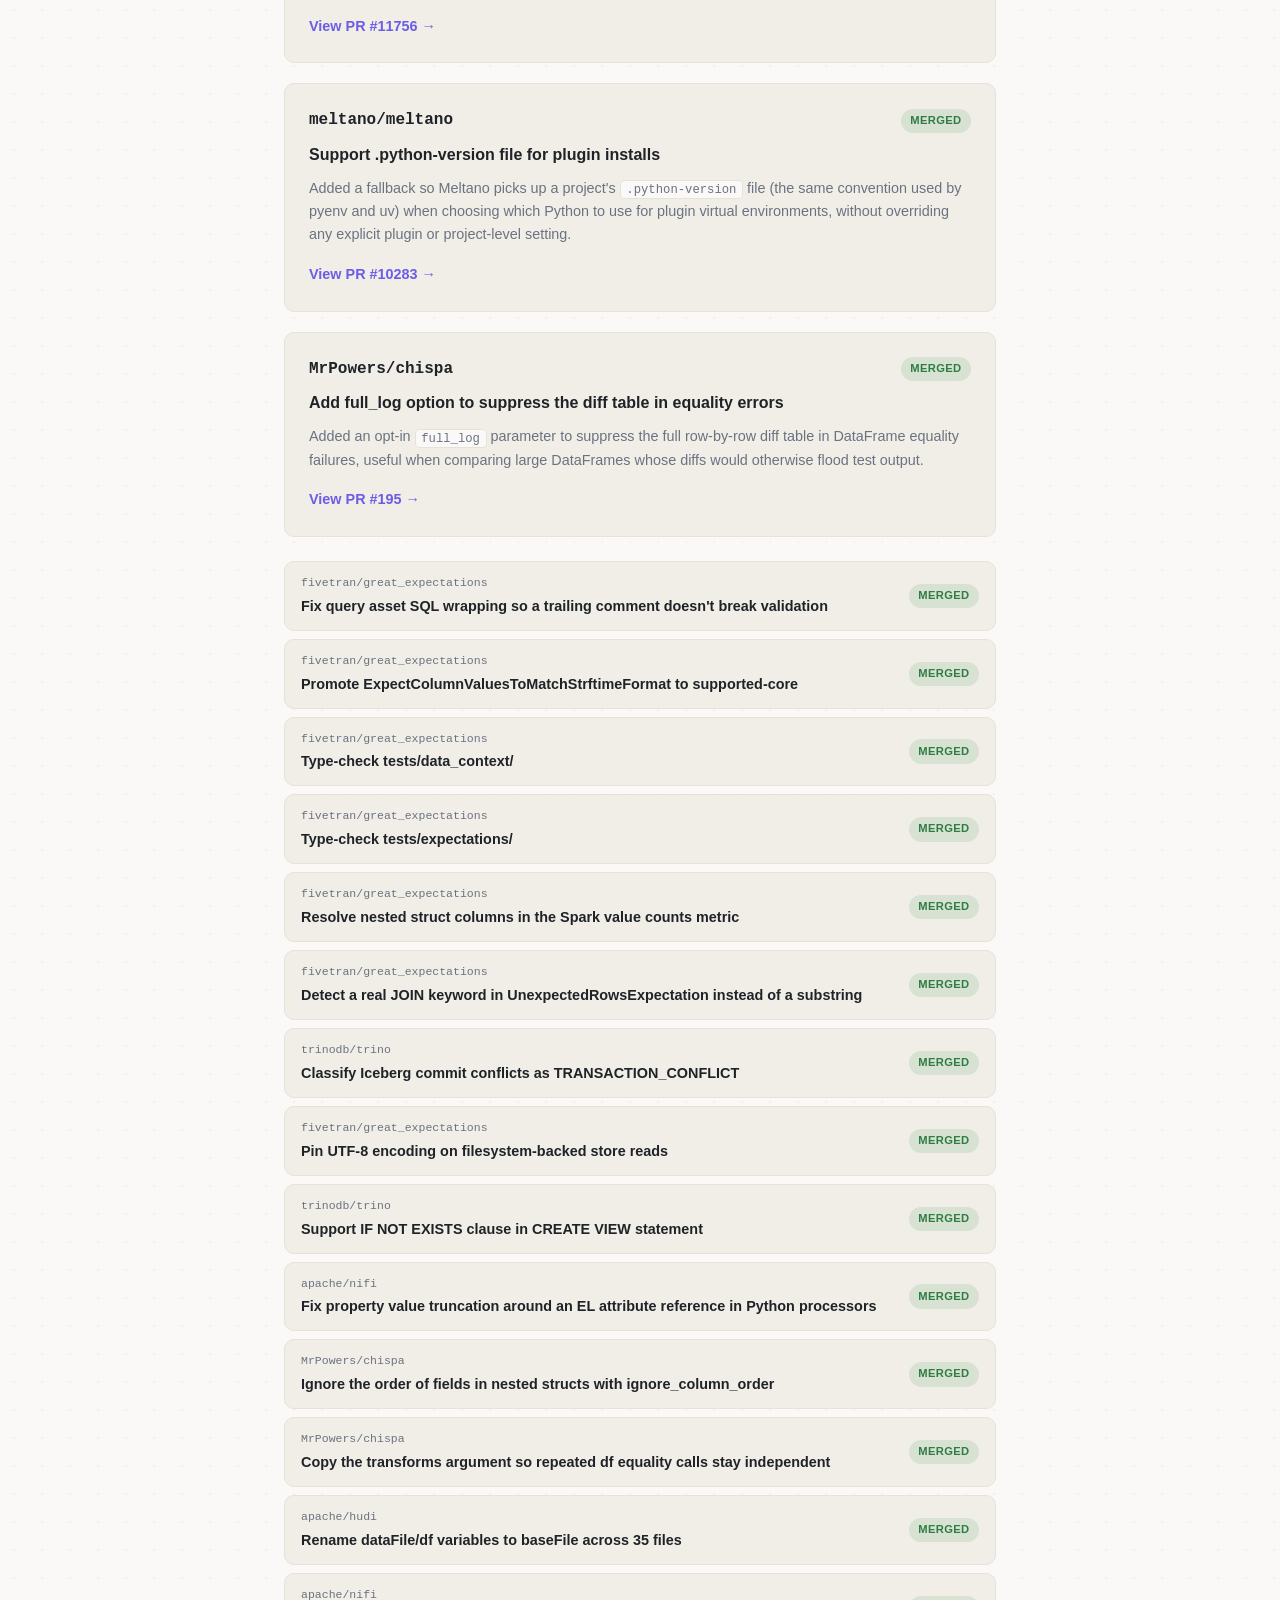
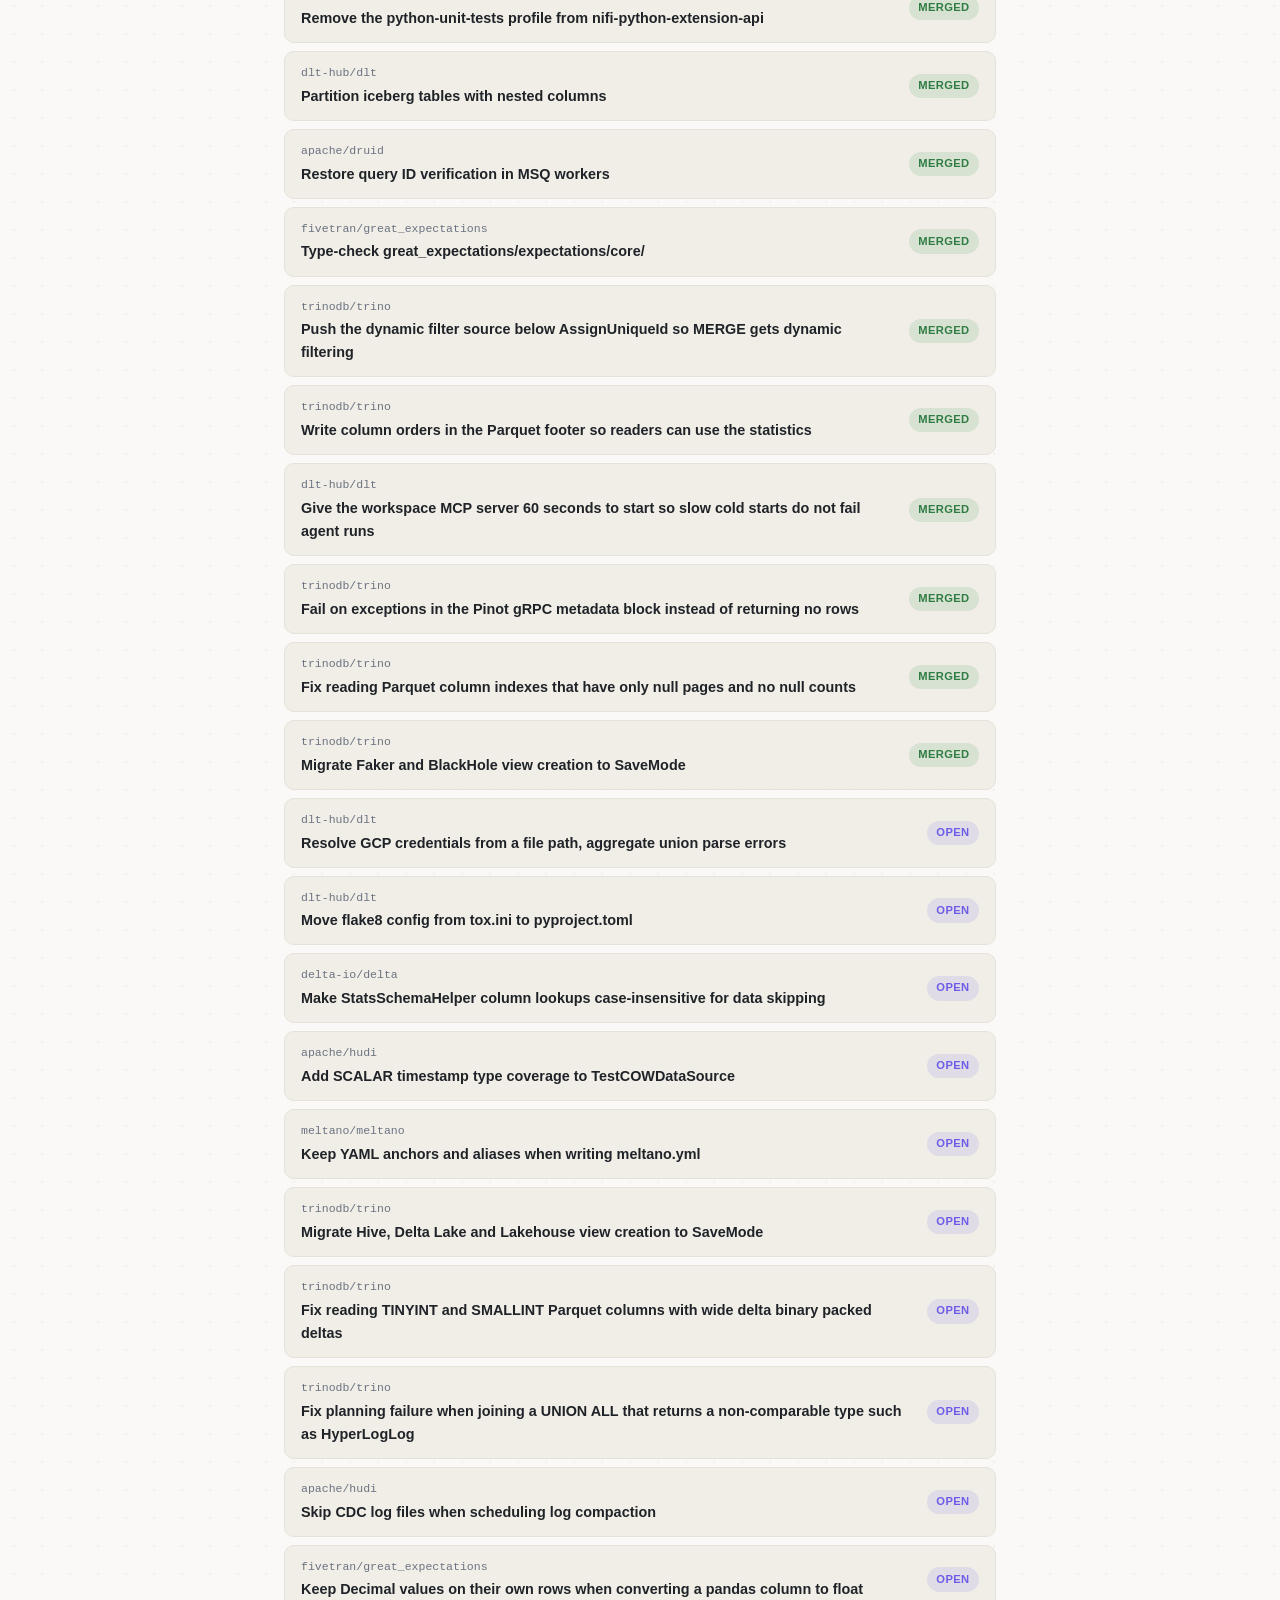
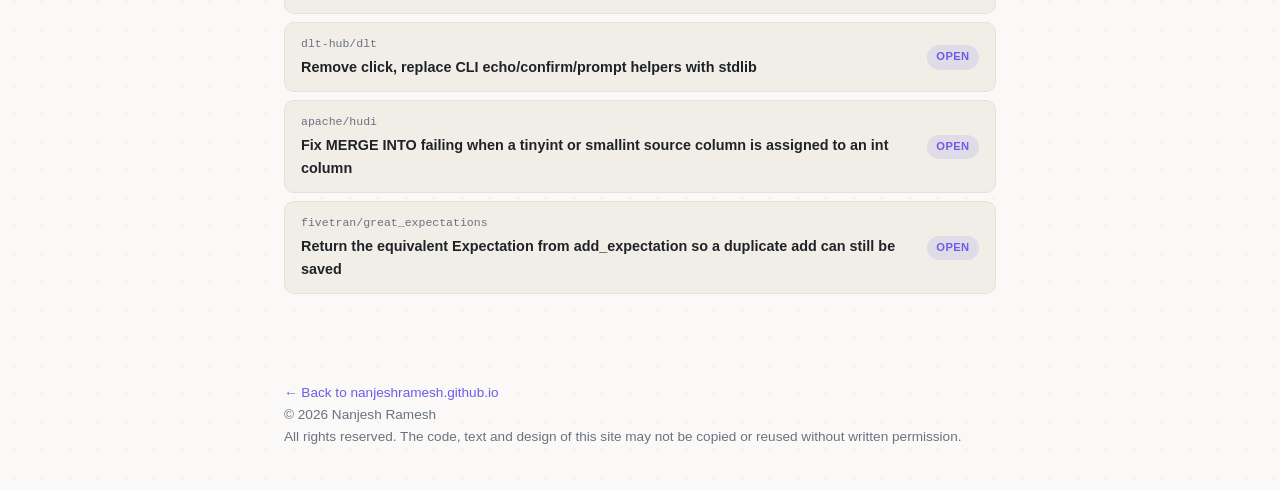
<file: open-source/index.html>
<!DOCTYPE html>
<html lang="en">
<head>
  <meta charset="UTF-8">
  <meta name="viewport" content="width=device-width, initial-scale=1.0">
  <meta name="author" content="Nanjesh Ramesh">
  <meta name="copyright" content="Copyright Nanjesh Ramesh. All rights reserved.">
  <meta name="description" content="All of Nanjesh Ramesh's open source contributions across data engineering projects like Trino, Apache Druid, Great Expectations, dlt, and more.">
  <meta property="og:type" content="website">
  <meta property="og:title" content="Open Source Contributions | Nanjesh Ramesh">
  <meta property="og:description" content="All open source contributions across Trino, Apache Druid, Great Expectations, dlt, and more.">
  <meta property="og:image" content="https://nanjeshramesh.github.io/headshot.jpg">
  <meta property="og:url" content="https://nanjeshramesh.github.io/open-source/">
  <meta name="twitter:card" content="summary">
  <meta name="twitter:title" content="Open Source Contributions | Nanjesh Ramesh">
  <meta name="twitter:description" content="All open source contributions across Trino, Apache Druid, Great Expectations, dlt, and more.">
  <meta name="twitter:image" content="https://nanjeshramesh.github.io/headshot.jpg">
  <title>Open Source Contributions | Nanjesh Ramesh</title>
  <link rel="icon" href="../favicon.ico" sizes="any">
  <link rel="icon" type="image/png" sizes="32x32" href="../favicon-32.png">
  <link rel="apple-touch-icon" href="../apple-touch-icon.png">
  <link rel="preconnect" href="https://fonts.googleapis.com">
  <link rel="preconnect" href="https://fonts.gstatic.com" crossorigin>
  <link href="https://fonts.googleapis.com/css2?family=Space+Grotesk:wght@500;600;700&display=swap" rel="stylesheet">
  <link rel="stylesheet" href="../style.css?v=7">
</head>
<body>
  <header class="nav">
    <div class="nav-inner">
      <a href="../" class="logo">NR</a>
      <nav class="nav-links">
        <a href="../">← Back to nanjeshramesh.github.io</a>
      </nav>
    </div>
  </header>

  <main>
    <section class="hero" style="padding-bottom: 1.5rem;">
      <p class="eyebrow">Full list</p>
      <h1 style="font-size: clamp(1.8rem, 4vw, 2.6rem);">Open Source Contributions</h1>
      <p class="hero-support">
        Every public PR I've opened across backend, distributed computing, and data
        engineering: Trino, Apache Druid, Great Expectations, dlt, and more. The homepage
        shows a few highlights; this is the complete, growing list.
      </p>
    </section>

    <section id="opensource" class="section" style="border-top: none; padding-top: 0;">
      <p class="section-subtitle" style="margin-top: 0;">42 PRs so far, 29 merged, 13 open.</p>
      <ul class="oss-communities">
        <li><a href="https://github.com/trinodb/trino" target="_blank" rel="noopener">Trino</a></li>
        <li><a href="https://github.com/fivetran/great_expectations" target="_blank" rel="noopener">Great Expectations</a></li>
        <li><a href="https://github.com/dlt-hub/dlt" target="_blank" rel="noopener">dlt</a></li>
        <li><a href="https://github.com/meltano/meltano" target="_blank" rel="noopener">Meltano</a></li>
        <li><a href="https://github.com/delta-io/delta" target="_blank" rel="noopener">Delta Lake</a></li>
        <li><a href="https://github.com/apache/hudi" target="_blank" rel="noopener">Apache Hudi</a></li>
        <li><a href="https://github.com/apache/nifi" target="_blank" rel="noopener">Apache NiFi</a></li>
        <li><a href="https://github.com/apache/druid" target="_blank" rel="noopener">Apache Druid</a></li>
        <li><a href="https://github.com/MrPowers/chispa" target="_blank" rel="noopener">chispa</a></li>
      </ul>

      <div class="oss-card reveal">
        <div class="oss-header">
          <h3 class="oss-title">trinodb/trino</h3>
          <span class="oss-status oss-status--merged">Merged</span>
        </div>
        <p class="oss-pr-title">Fix TRIM/RTRIM on CHAR stripping real trailing content, not just padding</p>
        <p class="oss-desc">
          Traced a SQL correctness bug, where <code>TRIM</code> and <code>RTRIM</code> on
          <code>CHAR</code> values stripped real trailing content, back through eight years of
          git history to a leftover <code>trimTrailingSpaces()</code> call. A first redesign that
          deleted the affected overloads was caught in review as a regression under legacy
          coercion, so the merged fix keeps all six overloads and removes only the two stray
          calls, with a test covering the legacy path.
        </p>
        <a href="https://github.com/trinodb/trino/pull/31012" target="_blank" rel="noopener" class="oss-link">View PR #31012 →</a>
      </div>

      <div class="oss-card reveal">
        <div class="oss-header">
          <h3 class="oss-title">apache/druid</h3>
          <span class="oss-status oss-status--merged">Merged</span>
        </div>
        <p class="oss-pr-title">Accept LONG as an alias for BIGINT in CAST expressions</p>
        <p class="oss-desc">
          Users of Druid's native engine write <code>CAST(x AS LONG)</code> since
          <code>LONG</code> is the native engine's name for its 64 bit integer type, but the SQL
          parser only recognized <code>BIGINT</code> and rejected the same cast with a parse
          error. Added <code>LONG</code> as a grammar level alias inside the
          <code>CAST</code>/<code>SAFE_CAST</code>/<code>TRY_CAST</code> production, producing
          the same type <code>BIGINT</code> already produces, without introducing a new column
          type or touching the shared DDL grammar.
        </p>
        <a href="https://github.com/apache/druid/pull/20402" target="_blank" rel="noopener" class="oss-link">View PR #20402 →</a>
      </div>

      <div class="oss-card reveal">
        <div class="oss-header">
          <h3 class="oss-title">fivetran/great_expectations</h3>
          <span class="oss-status oss-status--merged">Merged</span>
        </div>
        <p class="oss-pr-title">Pass usedforsecurity=False on non-security md5 calls for FIPS hosts</p>
        <p class="oss-desc">
          Fixed a FIPS-compliance crash caused by unflagged MD5 usage across id generation,
          batch fingerprinting, and hash-based partitioning/sampling, adding
          <code>usedforsecurity=False</code> at every non-security call site without changing a
          single existing digest.
        </p>
        <a href="https://github.com/fivetran/great_expectations/pull/12099" target="_blank" rel="noopener" class="oss-link">View PR #12099 →</a>
      </div>

      <div class="oss-card reveal">
        <div class="oss-header">
          <h3 class="oss-title">apache/nifi</h3>
          <span class="oss-status oss-status--merged">Merged</span>
        </div>
        <p class="oss-pr-title">Allow FlowFile attributes in QuerySalesforceObject sObject Name and Field Names</p>
        <p class="oss-desc">
          <code>QuerySalesforceObject</code> accepted an input FlowFile but read the sObject Name
          without it, so a value like <code>${object}</code> became an empty string and Salesforce
          answered <code>NOT_FOUND</code>. Made the sObject Name and Field Names read FlowFile
          attributes. Review feedback then shaped the design: the incremental age filter moved from
          one value per processor to one per sObject, so incremental loads work with a dynamic
          object, and state from earlier versions is carried over on the first run.
        </p>
        <a href="https://github.com/apache/nifi/pull/11756" target="_blank" rel="noopener" class="oss-link">View PR #11756 →</a>
      </div>

      <div class="oss-card reveal">
        <div class="oss-header">
          <h3 class="oss-title">meltano/meltano</h3>
          <span class="oss-status oss-status--merged">Merged</span>
        </div>
        <p class="oss-pr-title">Support .python-version file for plugin installs</p>
        <p class="oss-desc">
          Added a fallback so Meltano picks up a project's <code>.python-version</code> file
          (the same convention used by pyenv and uv) when choosing which Python to use for
          plugin virtual environments, without overriding any explicit plugin or project-level
          setting.
        </p>
        <a href="https://github.com/meltano/meltano/pull/10283" target="_blank" rel="noopener" class="oss-link">View PR #10283 →</a>
      </div>

      <div class="oss-card reveal">
        <div class="oss-header">
          <h3 class="oss-title">MrPowers/chispa</h3>
          <span class="oss-status oss-status--merged">Merged</span>
        </div>
        <p class="oss-pr-title">Add full_log option to suppress the diff table in equality errors</p>
        <p class="oss-desc">
          Added an opt-in <code>full_log</code> parameter to suppress the full row-by-row diff
          table in DataFrame equality failures, useful when comparing large DataFrames whose diffs
          would otherwise flood test output.
        </p>
        <a href="https://github.com/MrPowers/chispa/pull/195" target="_blank" rel="noopener" class="oss-link">View PR #195 →</a>
      </div>

      <div class="oss-compact-list">
        <a class="oss-row reveal" href="https://github.com/fivetran/great_expectations/pull/12124" target="_blank" rel="noopener">
          <span class="oss-row-main">
            <span class="oss-row-repo">fivetran/great_expectations</span>
            <span class="oss-row-title">Fix query asset SQL wrapping so a trailing comment doesn't break validation</span>
          </span>
          <span class="oss-status oss-status--merged">Merged</span>
        </a>
        <a class="oss-row reveal" href="https://github.com/fivetran/great_expectations/pull/12009" target="_blank" rel="noopener">
          <span class="oss-row-main">
            <span class="oss-row-repo">fivetran/great_expectations</span>
            <span class="oss-row-title">Promote ExpectColumnValuesToMatchStrftimeFormat to supported-core</span>
          </span>
          <span class="oss-status oss-status--merged">Merged</span>
        </a>
        <a class="oss-row reveal" href="https://github.com/fivetran/great_expectations/pull/12171" target="_blank" rel="noopener">
          <span class="oss-row-main">
            <span class="oss-row-repo">fivetran/great_expectations</span>
            <span class="oss-row-title">Type-check tests/data_context/</span>
          </span>
          <span class="oss-status oss-status--merged">Merged</span>
        </a>
        <a class="oss-row reveal" href="https://github.com/fivetran/great_expectations/pull/12185" target="_blank" rel="noopener">
          <span class="oss-row-main">
            <span class="oss-row-repo">fivetran/great_expectations</span>
            <span class="oss-row-title">Type-check tests/expectations/</span>
          </span>
          <span class="oss-status oss-status--merged">Merged</span>
        </a>
        <a class="oss-row reveal" href="https://github.com/fivetran/great_expectations/pull/12231" target="_blank" rel="noopener">
          <span class="oss-row-main">
            <span class="oss-row-repo">fivetran/great_expectations</span>
            <span class="oss-row-title">Resolve nested struct columns in the Spark value counts metric</span>
          </span>
          <span class="oss-status oss-status--merged">Merged</span>
        </a>
        <a class="oss-row reveal" href="https://github.com/fivetran/great_expectations/pull/12249" target="_blank" rel="noopener">
          <span class="oss-row-main">
            <span class="oss-row-repo">fivetran/great_expectations</span>
            <span class="oss-row-title">Detect a real JOIN keyword in UnexpectedRowsExpectation instead of a substring</span>
          </span>
          <span class="oss-status oss-status--merged">Merged</span>
        </a>
        <a class="oss-row reveal" href="https://github.com/trinodb/trino/pull/30925" target="_blank" rel="noopener">
          <span class="oss-row-main">
            <span class="oss-row-repo">trinodb/trino</span>
            <span class="oss-row-title">Classify Iceberg commit conflicts as TRANSACTION_CONFLICT</span>
          </span>
          <span class="oss-status oss-status--merged">Merged</span>
        </a>
        <a class="oss-row reveal" href="https://github.com/fivetran/great_expectations/pull/12125" target="_blank" rel="noopener">
          <span class="oss-row-main">
            <span class="oss-row-repo">fivetran/great_expectations</span>
            <span class="oss-row-title">Pin UTF-8 encoding on filesystem-backed store reads</span>
          </span>
          <span class="oss-status oss-status--merged">Merged</span>
        </a>
        <a class="oss-row reveal" href="https://github.com/trinodb/trino/pull/31011" target="_blank" rel="noopener">
          <span class="oss-row-main">
            <span class="oss-row-repo">trinodb/trino</span>
            <span class="oss-row-title">Support IF NOT EXISTS clause in CREATE VIEW statement</span>
          </span>
          <span class="oss-status oss-status--merged">Merged</span>
        </a>
        <a class="oss-row reveal" href="https://github.com/apache/nifi/pull/11735" target="_blank" rel="noopener">
          <span class="oss-row-main">
            <span class="oss-row-repo">apache/nifi</span>
            <span class="oss-row-title">Fix property value truncation around an EL attribute reference in Python processors</span>
          </span>
          <span class="oss-status oss-status--merged">Merged</span>
        </a>
        <a class="oss-row reveal" href="https://github.com/MrPowers/chispa/pull/200" target="_blank" rel="noopener">
          <span class="oss-row-main">
            <span class="oss-row-repo">MrPowers/chispa</span>
            <span class="oss-row-title">Ignore the order of fields in nested structs with ignore_column_order</span>
          </span>
          <span class="oss-status oss-status--merged">Merged</span>
        </a>
        <a class="oss-row reveal" href="https://github.com/MrPowers/chispa/pull/199" target="_blank" rel="noopener">
          <span class="oss-row-main">
            <span class="oss-row-repo">MrPowers/chispa</span>
            <span class="oss-row-title">Copy the transforms argument so repeated df equality calls stay independent</span>
          </span>
          <span class="oss-status oss-status--merged">Merged</span>
        </a>
        <a class="oss-row reveal" href="https://github.com/apache/hudi/pull/19944" target="_blank" rel="noopener">
          <span class="oss-row-main">
            <span class="oss-row-repo">apache/hudi</span>
            <span class="oss-row-title">Rename dataFile/df variables to baseFile across 35 files</span>
          </span>
          <span class="oss-status oss-status--merged">Merged</span>
        </a>
        <a class="oss-row reveal" href="https://github.com/apache/nifi/pull/11801" target="_blank" rel="noopener">
          <span class="oss-row-main">
            <span class="oss-row-repo">apache/nifi</span>
            <span class="oss-row-title">Remove the python-unit-tests profile from nifi-python-extension-api</span>
          </span>
          <span class="oss-status oss-status--merged">Merged</span>
        </a>
        <a class="oss-row reveal" href="https://github.com/dlt-hub/dlt/pull/4558" target="_blank" rel="noopener">
          <span class="oss-row-main">
            <span class="oss-row-repo">dlt-hub/dlt</span>
            <span class="oss-row-title">Partition iceberg tables with nested columns</span>
          </span>
          <span class="oss-status oss-status--merged">Merged</span>
        </a>
        <a class="oss-row reveal" href="https://github.com/apache/druid/pull/20530" target="_blank" rel="noopener">
          <span class="oss-row-main">
            <span class="oss-row-repo">apache/druid</span>
            <span class="oss-row-title">Restore query ID verification in MSQ workers</span>
          </span>
          <span class="oss-status oss-status--merged">Merged</span>
        </a>
        <a class="oss-row reveal" href="https://github.com/fivetran/great_expectations/pull/12287" target="_blank" rel="noopener">
          <span class="oss-row-main">
            <span class="oss-row-repo">fivetran/great_expectations</span>
            <span class="oss-row-title">Type-check great_expectations/expectations/core/</span>
          </span>
          <span class="oss-status oss-status--merged">Merged</span>
        </a>
        <a class="oss-row reveal" href="https://github.com/trinodb/trino/pull/31857" target="_blank" rel="noopener">
          <span class="oss-row-main">
            <span class="oss-row-repo">trinodb/trino</span>
            <span class="oss-row-title">Push the dynamic filter source below AssignUniqueId so MERGE gets dynamic filtering</span>
          </span>
          <span class="oss-status oss-status--merged">Merged</span>
        </a>
        <a class="oss-row reveal" href="https://github.com/trinodb/trino/pull/31957" target="_blank" rel="noopener">
          <span class="oss-row-main">
            <span class="oss-row-repo">trinodb/trino</span>
            <span class="oss-row-title">Write column orders in the Parquet footer so readers can use the statistics</span>
          </span>
          <span class="oss-status oss-status--merged">Merged</span>
        </a>
        <a class="oss-row reveal" href="https://github.com/dlt-hub/dlt/pull/4638" target="_blank" rel="noopener">
          <span class="oss-row-main">
            <span class="oss-row-repo">dlt-hub/dlt</span>
            <span class="oss-row-title">Give the workspace MCP server 60 seconds to start so slow cold starts do not fail agent runs</span>
          </span>
          <span class="oss-status oss-status--merged">Merged</span>
        </a>
        <a class="oss-row reveal" href="https://github.com/trinodb/trino/pull/31896" target="_blank" rel="noopener">
          <span class="oss-row-main">
            <span class="oss-row-repo">trinodb/trino</span>
            <span class="oss-row-title">Fail on exceptions in the Pinot gRPC metadata block instead of returning no rows</span>
          </span>
          <span class="oss-status oss-status--merged">Merged</span>
        </a>
        <a class="oss-row reveal" href="https://github.com/trinodb/trino/pull/32188" target="_blank" rel="noopener">
          <span class="oss-row-main">
            <span class="oss-row-repo">trinodb/trino</span>
            <span class="oss-row-title">Fix reading Parquet column indexes that have only null pages and no null counts</span>
          </span>
          <span class="oss-status oss-status--merged">Merged</span>
        </a>
        <a class="oss-row reveal" href="https://github.com/trinodb/trino/pull/31774" target="_blank" rel="noopener">
          <span class="oss-row-main">
            <span class="oss-row-repo">trinodb/trino</span>
            <span class="oss-row-title">Migrate Faker and BlackHole view creation to SaveMode</span>
          </span>
          <span class="oss-status oss-status--merged">Merged</span>
        </a>
        <a class="oss-row reveal" href="https://github.com/dlt-hub/dlt/pull/4375" target="_blank" rel="noopener">
          <span class="oss-row-main">
            <span class="oss-row-repo">dlt-hub/dlt</span>
            <span class="oss-row-title">Resolve GCP credentials from a file path, aggregate union parse errors</span>
          </span>
          <span class="oss-status oss-status--open">Open</span>
        </a>
        <a class="oss-row reveal" href="https://github.com/dlt-hub/dlt/pull/4386" target="_blank" rel="noopener">
          <span class="oss-row-main">
            <span class="oss-row-repo">dlt-hub/dlt</span>
            <span class="oss-row-title">Move flake8 config from tox.ini to pyproject.toml</span>
          </span>
          <span class="oss-status oss-status--open">Open</span>
        </a>
        <a class="oss-row reveal" href="https://github.com/delta-io/delta/pull/7579" target="_blank" rel="noopener">
          <span class="oss-row-main">
            <span class="oss-row-repo">delta-io/delta</span>
            <span class="oss-row-title">Make StatsSchemaHelper column lookups case-insensitive for data skipping</span>
          </span>
          <span class="oss-status oss-status--open">Open</span>
        </a>
        <a class="oss-row reveal" href="https://github.com/apache/hudi/pull/19945" target="_blank" rel="noopener">
          <span class="oss-row-main">
            <span class="oss-row-repo">apache/hudi</span>
            <span class="oss-row-title">Add SCALAR timestamp type coverage to TestCOWDataSource</span>
          </span>
          <span class="oss-status oss-status--open">Open</span>
        </a>
        <a class="oss-row reveal" href="https://github.com/meltano/meltano/pull/10421" target="_blank" rel="noopener">
          <span class="oss-row-main">
            <span class="oss-row-repo">meltano/meltano</span>
            <span class="oss-row-title">Keep YAML anchors and aliases when writing meltano.yml</span>
          </span>
          <span class="oss-status oss-status--open">Open</span>
        </a>
        <a class="oss-row reveal" href="https://github.com/trinodb/trino/pull/31727" target="_blank" rel="noopener">
          <span class="oss-row-main">
            <span class="oss-row-repo">trinodb/trino</span>
            <span class="oss-row-title">Migrate Hive, Delta Lake and Lakehouse view creation to SaveMode</span>
          </span>
          <span class="oss-status oss-status--open">Open</span>
        </a>
        <a class="oss-row reveal" href="https://github.com/trinodb/trino/pull/32160" target="_blank" rel="noopener">
          <span class="oss-row-main">
            <span class="oss-row-repo">trinodb/trino</span>
            <span class="oss-row-title">Fix reading TINYINT and SMALLINT Parquet columns with wide delta binary packed deltas</span>
          </span>
          <span class="oss-status oss-status--open">Open</span>
        </a>
        <a class="oss-row reveal" href="https://github.com/trinodb/trino/pull/32380" target="_blank" rel="noopener">
          <span class="oss-row-main">
            <span class="oss-row-repo">trinodb/trino</span>
            <span class="oss-row-title">Fix planning failure when joining a UNION ALL that returns a non-comparable type such as HyperLogLog</span>
          </span>
          <span class="oss-status oss-status--open">Open</span>
        </a>
        <a class="oss-row reveal" href="https://github.com/apache/hudi/pull/20353" target="_blank" rel="noopener">
          <span class="oss-row-main">
            <span class="oss-row-repo">apache/hudi</span>
            <span class="oss-row-title">Skip CDC log files when scheduling log compaction</span>
          </span>
          <span class="oss-status oss-status--open">Open</span>
        </a>
        <a class="oss-row reveal" href="https://github.com/fivetran/great_expectations/pull/12272" target="_blank" rel="noopener">
          <span class="oss-row-main">
            <span class="oss-row-repo">fivetran/great_expectations</span>
            <span class="oss-row-title">Keep Decimal values on their own rows when converting a pandas column to float</span>
          </span>
          <span class="oss-status oss-status--open">Open</span>
        </a>
        <a class="oss-row reveal" href="https://github.com/dlt-hub/dlt/pull/4495" target="_blank" rel="noopener">
          <span class="oss-row-main">
            <span class="oss-row-repo">dlt-hub/dlt</span>
            <span class="oss-row-title">Remove click, replace CLI echo/confirm/prompt helpers with stdlib</span>
          </span>
          <span class="oss-status oss-status--open">Open</span>
        </a>
        <a class="oss-row reveal" href="https://github.com/apache/hudi/pull/20556" target="_blank" rel="noopener">
          <span class="oss-row-main">
            <span class="oss-row-repo">apache/hudi</span>
            <span class="oss-row-title">Fix MERGE INTO failing when a tinyint or smallint source column is assigned to an int column</span>
          </span>
          <span class="oss-status oss-status--open">Open</span>
        </a>
        <a class="oss-row reveal" href="https://github.com/fivetran/great_expectations/pull/12367" target="_blank" rel="noopener">
          <span class="oss-row-main">
            <span class="oss-row-repo">fivetran/great_expectations</span>
            <span class="oss-row-title">Return the equivalent Expectation from add_expectation so a duplicate add can still be saved</span>
          </span>
          <span class="oss-status oss-status--open">Open</span>
        </a>
      </div>
    </section>
  </main>

  <footer class="footer">
    <p><a href="../" style="color: var(--accent);">← Back to nanjeshramesh.github.io</a></p>
    <p>&copy; <span id="year"></span> Nanjesh Ramesh</p>
    <p>All rights reserved. The code, text and design of this site may not be copied or reused without written permission.</p>
  </footer>

  <script src="../script.js"></script>
</body>
</html>
</file>
<file: style.css>
:root {
  --bg: #faf9f7;
  --bg-alt: #f0eee7;
  --text: #1f2328;
  --text-muted: #6b7280;
  --accent: #6c5ce7;
  --accent-soft: rgba(108, 92, 231, 0.12);
  --coral: #ff6b4a;
  --coral-soft: rgba(255, 107, 74, 0.14);
  --border: #e6e2d9;
  --radius: 10px;
  --max-width: 760px;
  --font-display: "Space Grotesk", -apple-system, BlinkMacSystemFont, "Segoe UI", sans-serif;
}

* {
  box-sizing: border-box;
  margin: 0;
  padding: 0;
}

html {
  scroll-behavior: smooth;
}

body {
  background-color: var(--bg);
  background-image: radial-gradient(circle, rgba(31, 35, 40, 0.045) 1px, transparent 1px);
  background-size: 28px 28px;
  color: var(--text);
  font-family: -apple-system, BlinkMacSystemFont, "Segoe UI", Roboto, Helvetica, Arial, sans-serif;
  line-height: 1.6;
}

h1, h2, h3, .stat-value, .logo {
  font-family: var(--font-display);
}

a {
  color: inherit;
  text-decoration: none;
}

.nav {
  position: sticky;
  top: 0;
  z-index: 10;
  background: rgba(250, 249, 247, 0.85);
  backdrop-filter: blur(8px);
  border-bottom: 1px solid var(--border);
}

.nav-inner {
  max-width: var(--max-width);
  margin: 0 auto;
  padding: 1rem 1.5rem;
  display: flex;
  align-items: center;
  justify-content: space-between;
}

.logo {
  font-weight: 700;
  color: var(--accent);
  letter-spacing: 0.05em;
}

.nav-links {
  display: flex;
  flex-wrap: wrap;
  gap: 1.25rem;
}

.nav-links a {
  color: var(--text-muted);
  font-size: 0.9rem;
  transition: color 0.15s ease;
  position: relative;
  padding-bottom: 0.2rem;
}

.nav-links a:hover {
  color: var(--text);
}

.nav-links a.active {
  color: var(--text);
}

.nav-links a.active::after {
  content: "";
  position: absolute;
  left: 0;
  right: 0;
  bottom: -0.15rem;
  height: 2px;
  background: var(--accent);
  border-radius: 2px;
}

.hero {
  max-width: var(--max-width);
  margin: 0 auto;
  padding: 6rem 1.5rem 4rem;
}

.hero-grid {
  display: flex;
  align-items: flex-start;
  justify-content: space-between;
  gap: 2rem;
}

.hero-text {
  flex: 1;
  min-width: 0;
}

.hero-photo {
  width: 128px;
  height: 128px;
  border-radius: 50%;
  object-fit: cover;
  border: 2px solid var(--border);
  flex-shrink: 0;
}

@media (max-width: 640px) {
  .hero-grid {
    flex-direction: column-reverse;
    align-items: flex-start;
    gap: 1.25rem;
  }

  .hero-photo {
    width: 96px;
    height: 96px;
  }
}

.eyebrow {
  color: var(--accent);
  font-weight: 600;
  font-size: 0.95rem;
  margin-bottom: 0.5rem;
}

.hero h1 {
  font-size: clamp(2.2rem, 5vw, 3.2rem);
  font-weight: 800;
  margin-bottom: 0.4rem;
}

.hero .title {
  color: var(--text-muted);
  font-size: 1.15rem;
  font-weight: 600;
  margin-bottom: 0.9rem;
}

.hero-support {
  color: var(--text-muted);
  max-width: 560px;
  margin-bottom: 0.9rem;
}

.hero-tags {
  color: var(--text-muted);
  font-size: 0.85rem;
  margin-bottom: 1.75rem;
}

.hero-links {
  display: flex;
  flex-wrap: wrap;
  gap: 0.75rem;
}

.btn {
  padding: 0.65rem 1.25rem;
  border-radius: var(--radius);
  font-weight: 600;
  font-size: 0.95rem;
  border: 1px solid transparent;
  transition: transform 0.15s ease, background 0.15s ease, border-color 0.15s ease;
  display: inline-block;
}

.btn:hover {
  transform: translateY(-1px);
}

.btn-primary {
  background: var(--accent);
  color: #ffffff;
}

.btn-primary:hover {
  background: #8172ea;
}

.btn-secondary {
  background: transparent;
  border-color: var(--border);
  color: var(--text);
}

.btn-secondary:hover {
  border-color: var(--accent);
}

.section {
  max-width: var(--max-width);
  margin: 0 auto;
  padding: 3.5rem 1.5rem;
  border-top: 1px solid var(--border);
}

.section-title {
  font-size: 1.6rem;
  font-weight: 700;
  margin-bottom: 1.5rem;
  display: flex;
  align-items: center;
  gap: 0.6rem;
}

.section-title .icon {
  width: 20px;
  height: 20px;
  flex-shrink: 0;
  color: var(--accent);
}

.section-subtitle {
  color: var(--text-muted);
  font-size: 0.9rem;
  margin-top: -1rem;
  margin-bottom: 2rem;
  max-width: 560px;
}

.about-text {
  color: var(--text-muted);
  max-width: 640px;
}

.about-text + .about-text {
  margin-top: 1rem;
}

/* Impact stats */
.stats-grid {
  display: grid;
  grid-template-columns: repeat(4, 1fr);
  gap: 1rem;
}

.stat-card {
  background: var(--bg-alt);
  border: 1px solid var(--border);
  border-radius: var(--radius);
  padding: 1.25rem 1rem;
  text-align: center;
}

.stat-value {
  font-size: 1.3rem;
  font-weight: 800;
  color: var(--accent);
  margin-bottom: 0.35rem;
}

.stat-label {
  color: var(--text-muted);
  font-size: 0.8rem;
}

/* What I Build */
.build-grid {
  display: grid;
  grid-template-columns: repeat(2, 1fr);
  gap: 1rem;
}

.build-card {
  background: var(--bg-alt);
  border: 1px solid var(--border);
  border-radius: var(--radius);
  padding: 1.25rem;
}

.build-title {
  font-size: 1rem;
  font-weight: 700;
  margin-bottom: 0.5rem;
}

.build-desc {
  color: var(--text-muted);
  font-size: 0.9rem;
}

/* Experience */
.job {
  margin-bottom: 3.5rem;
  padding-bottom: 3.5rem;
  border-bottom: 1px solid var(--border);
}

.job:last-child {
  margin-bottom: 0;
  padding-bottom: 0;
  border-bottom: none;
}

.job-header {
  display: flex;
  flex-wrap: wrap;
  align-items: baseline;
  justify-content: space-between;
  gap: 0.25rem 1rem;
  margin-bottom: 0.75rem;
}

.job-role {
  font-size: 1.1rem;
  font-weight: 700;
}

.job-company {
  color: var(--accent);
  font-weight: 600;
  font-size: 0.95rem;
  display: flex;
  align-items: center;
  gap: 0.5rem;
}

.company-badge {
  display: inline-flex;
  align-items: center;
  font-size: 0.7rem;
  font-weight: 800;
  padding: 0.2rem 0.55rem;
  border-radius: 4px;
  letter-spacing: 0.02em;
  line-height: 1;
}

.company-badge--aws {
  background: #ff9900;
  color: #0b0d12;
  text-transform: lowercase;
}

.company-badge--amex {
  background: #006fcf;
  color: #ffffff;
  text-transform: uppercase;
}

.job-dates {
  color: var(--text-muted);
  font-size: 0.9rem;
  white-space: nowrap;
}

.job-summary {
  color: var(--text-muted);
  font-style: italic;
  font-size: 0.95rem;
  margin-bottom: 1rem;
  max-width: 640px;
}

.job-list {
  list-style: none;
  display: flex;
  flex-direction: column;
  gap: 0.6rem;
}

.job-list li {
  color: var(--text-muted);
  padding-left: 1.1rem;
  position: relative;
}

.job-list li::before {
  content: "";
  position: absolute;
  left: 0;
  top: 0.55em;
  width: 6px;
  height: 6px;
  border-radius: 50%;
  background: var(--accent);
}

/* Projects */
.project-card {
  background: var(--bg-alt);
  border: 1px solid var(--border);
  border-radius: var(--radius);
  padding: 1.5rem;
  margin-bottom: 1.5rem;
}

.project-card:last-child {
  margin-bottom: 0;
}

.project-header {
  display: flex;
  align-items: center;
  justify-content: space-between;
  flex-wrap: wrap;
  gap: 0.75rem;
  margin-bottom: 1rem;
}

.project-header .project-title {
  margin-bottom: 0;
}

.project-link {
  font-size: 0.85rem;
  font-weight: 600;
  color: var(--accent);
  white-space: nowrap;
}

.project-link:hover {
  text-decoration: underline;
}

.project-title {
  font-size: 1.05rem;
  font-weight: 700;
  margin-bottom: 1rem;
}

.arch-diagram {
  width: 100%;
  height: auto;
  margin-bottom: 1.25rem;
}

.project-body p {
  color: var(--text-muted);
  margin-bottom: 0.6rem;
  font-size: 0.95rem;
}

.project-body .job-list {
  margin-top: 0.75rem;
}

/* Open Source */
.oss-card {
  background: var(--bg-alt);
  border: 1px solid var(--border);
  border-radius: var(--radius);
  padding: 1.5rem;
  margin-bottom: 1.25rem;
}

.oss-card:last-child {
  margin-bottom: 0;
}

.oss-header {
  display: flex;
  align-items: center;
  justify-content: space-between;
  gap: 1rem;
  margin-bottom: 0.5rem;
}

.oss-title {
  font-size: 1rem;
  font-weight: 700;
  font-family: ui-monospace, SFMono-Regular, Menlo, monospace;
}

.oss-status {
  font-size: 0.7rem;
  font-weight: 700;
  padding: 0.2rem 0.6rem;
  border-radius: 999px;
  text-transform: uppercase;
  letter-spacing: 0.03em;
  white-space: nowrap;
  flex-shrink: 0;
}

.oss-status--merged {
  background: rgba(47, 138, 69, 0.12);
  color: #2f7d43;
}

.oss-status--open {
  background: var(--accent-soft);
  color: var(--accent);
}

.oss-pr-title {
  font-weight: 600;
  margin-bottom: 0.6rem;
}

.oss-desc {
  color: var(--text-muted);
  font-size: 0.9rem;
  margin-bottom: 0.9rem;
}

.oss-desc code {
  background: var(--bg);
  border: 1px solid var(--border);
  border-radius: 4px;
  padding: 0.1rem 0.35rem;
  font-size: 0.85em;
}

.oss-link {
  color: var(--accent);
  font-weight: 600;
  font-size: 0.9rem;
}

.oss-link:hover {
  text-decoration: underline;
}

.oss-compact-list {
  display: flex;
  flex-direction: column;
  gap: 0.5rem;
  margin-top: 1.5rem;
}

.oss-row {
  display: flex;
  align-items: center;
  justify-content: space-between;
  gap: 1rem;
  padding: 0.75rem 1rem;
  border: 1px solid var(--border);
  border-radius: var(--radius);
  background: var(--bg-alt);
  transition: border-color 0.15s ease, transform 0.15s ease;
}

.oss-row:hover {
  border-color: var(--accent);
  transform: translateX(2px);
}

.oss-row-main {
  display: flex;
  flex-direction: column;
  gap: 0.15rem;
  min-width: 0;
}

.oss-row-repo {
  font-family: ui-monospace, SFMono-Regular, Menlo, monospace;
  font-size: 0.72rem;
  color: var(--text-muted);
}

.oss-row-title {
  font-size: 0.9rem;
  font-weight: 600;
  color: var(--text);
}

.oss-view-all {
  display: inline-flex;
  align-items: center;
  gap: 0.4rem;
  margin-top: 1.5rem;
  padding: 0.65rem 1.25rem;
  border: 1px solid var(--border);
  border-radius: var(--radius);
  color: var(--accent);
  font-weight: 600;
  font-size: 0.9rem;
  transition: border-color 0.15s ease, transform 0.15s ease;
}

.oss-view-all:hover {
  border-color: var(--accent);
  transform: translateX(2px);
}

.oss-communities {
  display: flex;
  flex-wrap: wrap;
  gap: 0.6rem;
  list-style: none;
  margin-bottom: 2rem;
}

.oss-communities a {
  display: inline-block;
  background: var(--bg-alt);
  border: 1px solid var(--border);
  border-radius: 999px;
  padding: 0.45rem 1rem;
  font-size: 0.85rem;
  font-weight: 600;
  color: var(--text);
  transition: border-color 0.15s ease, color 0.15s ease;
}

.oss-communities a:hover {
  border-color: var(--accent);
  color: var(--accent);
}

/* Skills */
.skill-group {
  margin-bottom: 1.75rem;
}

.skill-group:last-child {
  margin-bottom: 0;
}

.skill-category {
  color: var(--text-muted);
  font-size: 0.8rem;
  font-weight: 700;
  text-transform: uppercase;
  letter-spacing: 0.06em;
  margin-bottom: 0.75rem;
}

.skills-grid {
  display: flex;
  flex-wrap: wrap;
  gap: 0.6rem;
  list-style: none;
}

.skills-grid li {
  background: var(--bg-alt);
  border: 1px solid var(--border);
  border-radius: 999px;
  padding: 0.45rem 1rem;
  font-size: 0.9rem;
  color: var(--text);
}

/* Education */
.edu-item {
  margin-bottom: 1.25rem;
}

.edu-header {
  display: flex;
  flex-wrap: wrap;
  justify-content: space-between;
  gap: 0.25rem 1rem;
}

.edu-degree {
  font-weight: 700;
  font-size: 1rem;
}

.edu-dates {
  color: var(--text-muted);
  font-size: 0.9rem;
}

.edu-school {
  color: var(--accent);
  font-size: 0.9rem;
}

.edu-honors {
  margin-top: 1.5rem;
}

.projects-placeholder {
  border: 1px dashed var(--border);
  border-radius: var(--radius);
  padding: 2.5rem 1.5rem;
  text-align: center;
  color: var(--text-muted);
}

.contact-links {
  display: flex;
  flex-direction: column;
  gap: 0.5rem;
  margin-top: 1rem;
}

.contact-links a {
  color: var(--accent);
  width: fit-content;
}

.contact-links a:hover {
  text-decoration: underline;
}

.footer {
  max-width: var(--max-width);
  margin: 0 auto;
  padding: 2rem 1.5rem 3rem;
  color: var(--text-muted);
  font-size: 0.85rem;
}

@media (max-width: 700px) {
  .stats-grid {
    grid-template-columns: repeat(2, 1fr);
  }

  .build-grid {
    grid-template-columns: 1fr;
  }
}

@media (max-width: 600px) {
  .nav-links {
    gap: 1rem;
  }

  .hero {
    padding: 4rem 1.25rem 3rem;
  }

  .stats-grid {
    grid-template-columns: 1fr;
  }
}

/* Scroll reveal (progressive enhancement — see script.js) */
.reveal.reveal-init {
  opacity: 0;
  transform: translateY(20px);
  transition: opacity 0.6s ease, transform 0.6s ease;
}

.reveal.reveal-init.revealed {
  opacity: 1;
  transform: translateY(0);
}

.stats-grid .stat-card:nth-child(1) { transition-delay: 0s; }
.stats-grid .stat-card:nth-child(2) { transition-delay: 0.08s; }
.stats-grid .stat-card:nth-child(3) { transition-delay: 0.16s; }
.stats-grid .stat-card:nth-child(4) { transition-delay: 0.24s; }

.build-grid .build-card:nth-child(1) { transition-delay: 0s; }
.build-grid .build-card:nth-child(2) { transition-delay: 0.08s; }
.build-grid .build-card:nth-child(3) { transition-delay: 0.16s; }
.build-grid .build-card:nth-child(4) { transition-delay: 0.24s; }

@media (prefers-reduced-motion: reduce) {
  .reveal.reveal-init {
    transition: none;
    opacity: 1;
    transform: none;
  }
}
</file>
